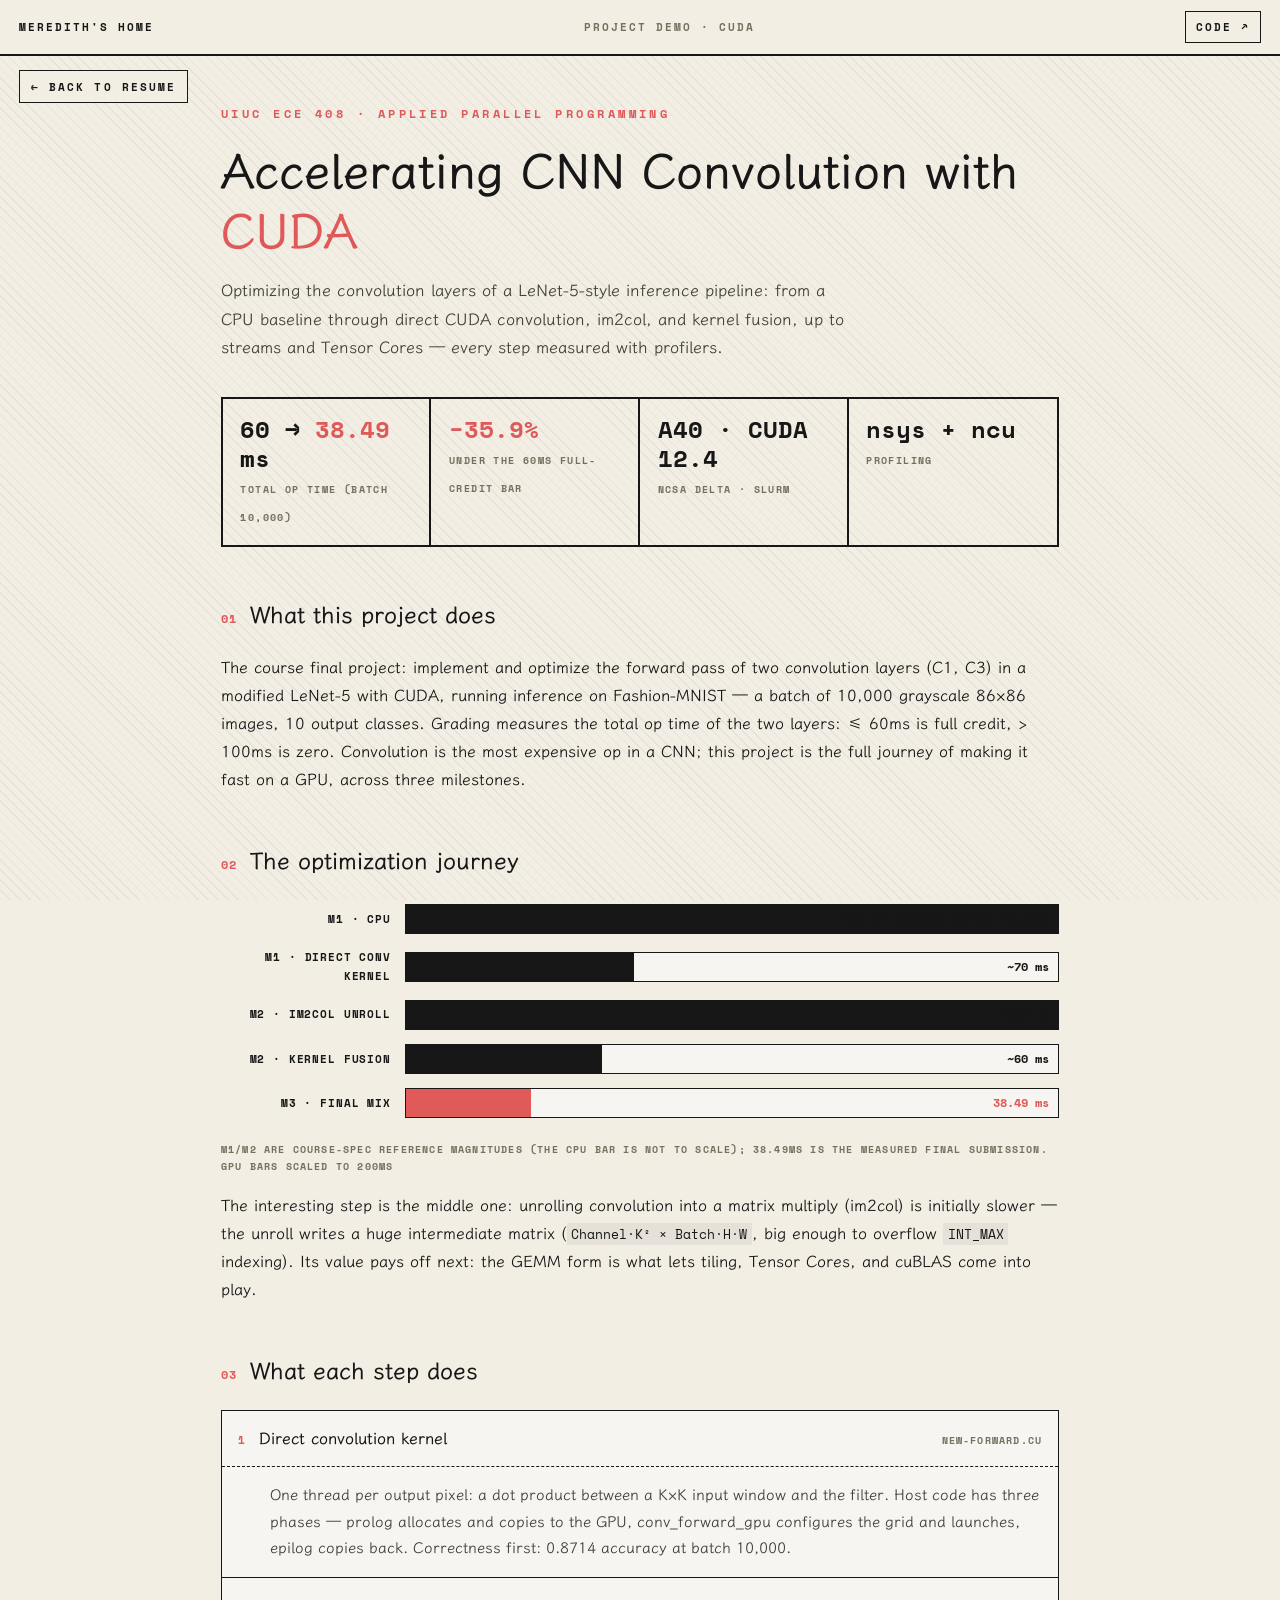
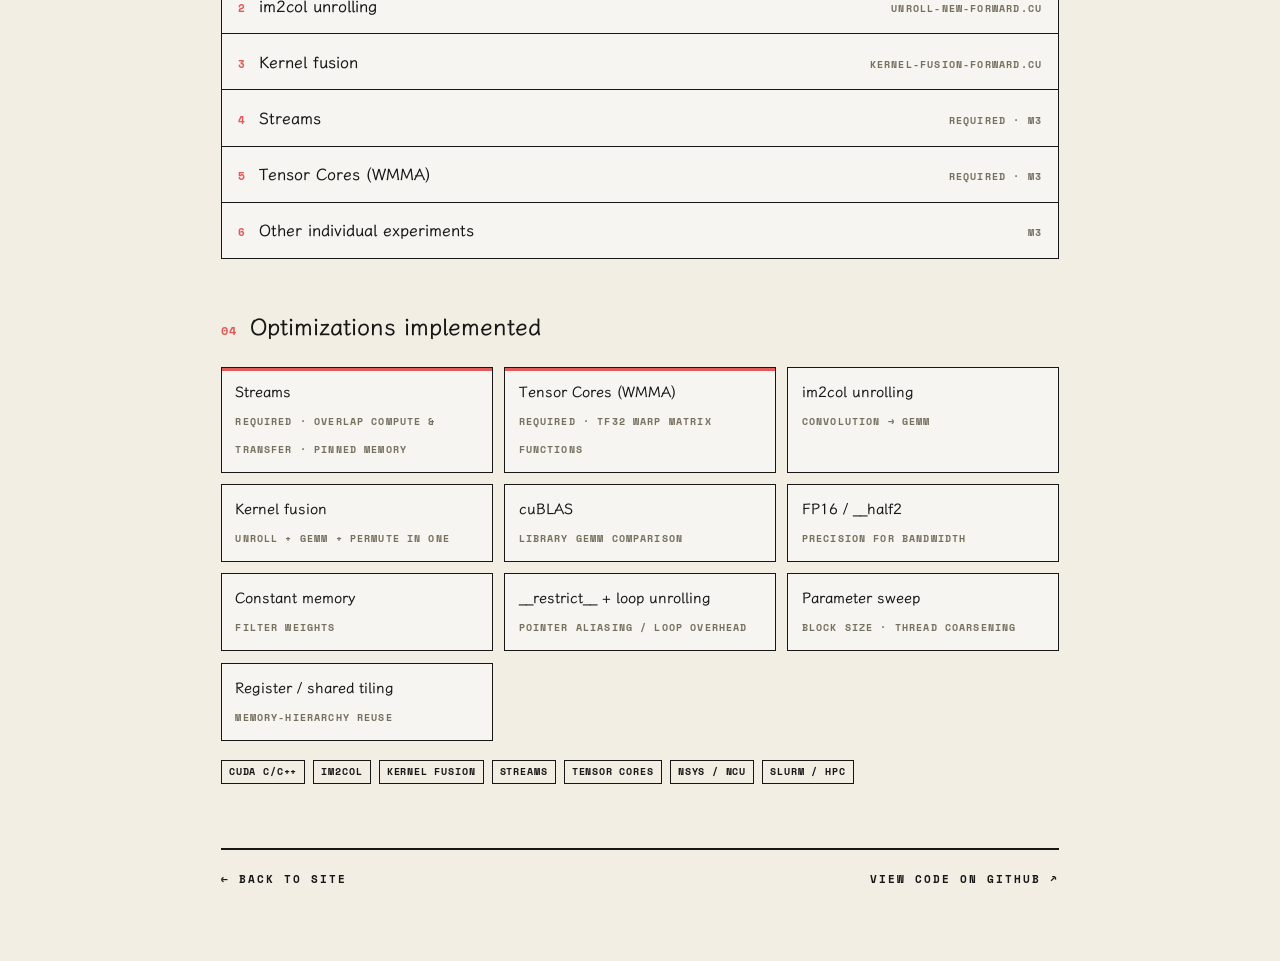
<file: public/demo-cuda.html>
<!doctype html>
<html lang="zh-Hant">
<head>
<meta charset="utf-8" />
<meta name="viewport" content="width=device-width, initial-scale=1" />
<title>Demo · GPU Optimization for CNN Convolution</title>
<script>
(function(){var d=document.documentElement;
try{var t=JSON.parse(localStorage.getItem("mh.theme"));d.dataset.theme=(t==="dark"||t==="light")?t:(matchMedia("(prefers-color-scheme: dark)").matches?"dark":"light");}catch(e){d.dataset.theme=matchMedia("(prefers-color-scheme: dark)").matches?"dark":"light";}
try{var l=JSON.parse(localStorage.getItem("mh.lang"));d.dataset.lang=(l==="en"||l==="zh")?l:((navigator.language||"en").toLowerCase().indexOf("zh")===0?"zh":"en");}catch(e){d.dataset.lang=(navigator.language||"en").toLowerCase().indexOf("zh")===0?"zh":"en";}})();
</script>
<link rel="preconnect" href="https://fonts.googleapis.com" />
<link href="https://fonts.googleapis.com/css2?family=LXGW+WenKai+TC:wght@400;700&family=Space+Mono:wght@700&display=swap" rel="stylesheet" />
<link rel="stylesheet" href="demo.css" />
</head>
<body>
<header class="dt">
<a class="back mono" href="index.html">Meredith's home</a>
<span class="mono" style="color:var(--ink3)">Project Demo · CUDA</span>
<a class="code mono" href="https://github.com/kiwii424/Applied-Parallel-Programming/tree/main/Project" target="_blank" rel="noopener">Code ↗</a>
</header>
<main class="wrap">
<a class="back-btn mono" href="index.html#projects"><span class="zh">← 返回履歷</span><span class="en">← Back to resume</span></a>
<div class="eyebrow">UIUC ECE 408 · Applied Parallel Programming</div>
<h1><span class="zh">用 <em>CUDA</em> 加速 CNN 前向卷積</span><span class="en">Accelerating CNN Convolution with <em>CUDA</em></span></h1>
<p class="lead"><span class="zh">在 LeNet-5 風格的推論管線上優化卷積層：從 CPU baseline、直接 CUDA 卷積、im2col、kernel fusion，一路做到 streams 與 Tensor Cores，每一步都用 profiler 量測。</span><span class="en">Optimizing the convolution layers of a LeNet-5-style inference pipeline: from a CPU baseline through direct CUDA convolution, im2col, and kernel fusion, up to streams and Tensor Cores — every step measured with profilers.</span></p>
<div class="stats">
<div class="stat"><b>60 → <i>38.49</i> ms</b><span class="zh">Op time 總和（batch 10,000）</span><span class="en">Total op time (batch 10,000)</span></div>
<div class="stat"><b><i>−35.9%</i></b><span class="zh">相對 60ms 滿分線</span><span class="en">Under the 60ms full-credit bar</span></div>
<div class="stat"><b>A40 · CUDA 12.4</b><span>NCSA Delta · Slurm</span></div>
<div class="stat"><b>nsys + ncu</b><span>Profiling</span></div>
</div>
<h2><span class="num">01</span><span class="zh">這個專案在做什麼</span><span class="en">What this project does</span></h2>
<p><span class="zh">課程期末專案：用 CUDA 實作並優化修改版 LeNet-5 兩層卷積（C1、C3）的前向傳播，模型對 Fashion-MNIST 做推論——一批 10,000 張 86×86 灰階影像，輸出 10 類。評分看兩層卷積的 op time 總和：≤ 60ms 拿滿分、> 100ms 零分。卷積是 CNN 最貴的運算，這個專案就是把它在 GPU 上一路壓快的完整過程，分三個 milestone 進行。</span><span class="en">The course final project: implement and optimize the forward pass of two convolution layers (C1, C3) in a modified LeNet-5 with CUDA, running inference on Fashion-MNIST — a batch of 10,000 grayscale 86×86 images, 10 output classes. Grading measures the total op time of the two layers: ≤ 60ms is full credit, > 100ms is zero. Convolution is the most expensive op in a CNN; this project is the full journey of making it fast on a GPU, across three milestones.</span></p>
<h2><span class="num">02</span><span class="zh">優化歷程</span><span class="en">The optimization journey</span></h2>
<div class="bars">
<div class="bar-row"><div class="lbl">M1 · CPU</div><div class="bar-track"><div class="bar-fill" data-w="100"></div><span class="bar-val"><span class="zh">數十秒（batch 10,000）</span><span class="en">tens of seconds (batch 10,000)</span></span></div></div>
<div class="bar-row"><div class="lbl">M1 · <span class="zh">直接卷積 kernel</span><span class="en">direct conv kernel</span></div><div class="bar-track"><div class="bar-fill" data-w="35"></div><span class="bar-val">~70 ms</span></div></div>
<div class="bar-row"><div class="lbl">M2 · im2col unroll</div><div class="bar-track"><div class="bar-fill" data-w="100"></div><span class="bar-val">~200 ms</span></div></div>
<div class="bar-row"><div class="lbl">M2 · kernel fusion</div><div class="bar-track"><div class="bar-fill" data-w="30"></div><span class="bar-val">~60 ms</span></div></div>
<div class="bar-row"><div class="lbl">M3 · <span class="zh">最終組合</span><span class="en">final mix</span></div><div class="bar-track win"><div class="bar-fill coral" data-w="19.2"></div><span class="bar-val">38.49 ms</span></div></div>
</div>
<p class="small"><span class="zh">M1/M2 為課程規格的參考量級（CPU 那條不成比例）；38.49ms 是最終提交實測。GPU bar 以 200ms 為滿刻度</span><span class="en">M1/M2 are course-spec reference magnitudes (the CPU bar is not to scale); 38.49ms is the measured final submission. GPU bars scaled to 200ms</span></p>
<p><span class="zh">有趣的是中間那步：把卷積展開成矩陣乘（im2col）後反而變慢——unroll 本身要寫一份巨大的中間矩陣（<code>Channel·K² × Batch·H·W</code>，大到索引會爆 <code>INT_MAX</code>）。它的價值在下一步才兌現：矩陣乘的形式讓 tiling、Tensor Cores、cuBLAS 這些武器都能上場。</span><span class="en">The interesting step is the middle one: unrolling convolution into a matrix multiply (im2col) is initially slower — the unroll writes a huge intermediate matrix (<code>Channel·K² × Batch·H·W</code>, big enough to overflow <code>INT_MAX</code> indexing). Its value pays off next: the GEMM form is what lets tiling, Tensor Cores, and cuBLAS come into play.</span></p>
<h2><span class="num">03</span><span class="zh">每一步在做什麼</span><span class="en">What each step does</span></h2>
<details class="step" open>
<summary><span class="n">1</span><span class="zh">直接卷積 kernel</span><span class="en">Direct convolution kernel</span><span class="hint">new-forward.cu</span></summary>
<div class="body"><span class="zh">每個 thread 算一個輸出像素：對 input 的 K×K 視窗與濾波器做內積。host 端分三段——prolog 配置記憶體並搬資料上 GPU、conv_forward_gpu 設定 grid/block 並發射 kernel、epilog 搬結果回來。正確性先於速度：batch 10,000 準確率 0.8714。</span><span class="en">One thread per output pixel: a dot product between a K×K input window and the filter. Host code has three phases — prolog allocates and copies to the GPU, conv_forward_gpu configures the grid and launches, epilog copies back. Correctness first: 0.8714 accuracy at batch 10,000.</span></div>
</details>
<details class="step">
<summary><span class="n">2</span>im2col unrolling<span class="hint">unroll-new-forward.cu</span></summary>
<div class="body"><span class="zh">把每個 K×K 輸入視窗攤平成一欄，卷積就變成「濾波器矩陣 × 展開矩陣」的 GEMM，再把結果 permute 回 <code>Batch × Map × H × W</code>。三個 kernel：unroll、matmul、permute。展開矩陣超過 <code>INT_MAX</code>，索引全部用 <code>size_t</code>。</span><span class="en">Each K×K input window is flattened into a column, turning convolution into a GEMM of filter matrix × unrolled matrix, with a final permute back to <code>Batch × Map × H × W</code>. Three kernels: unroll, matmul, permute. The unrolled matrix exceeds <code>INT_MAX</code>, so all indexing uses <code>size_t</code>.</span></div>
</details>
<details class="step">
<summary><span class="n">3</span>Kernel fusion<span class="hint">kernel-fusion-forward.cu</span></summary>
<div class="body"><span class="zh">把 unroll、tiled matmul、permute 融成一個 kernel：載入 shared memory tile 時直接從原始 input feature 取值（隱式 unroll），寫回時直接放到 permute 後的正確位置。整份巨大中間矩陣從此不用寫進 global memory，~200ms 掉到 ~60ms。</span><span class="en">Unroll, tiled matmul, and permute fused into one kernel: shared-memory tiles load straight from the original input features (implicit unroll), and outputs are written directly to their permuted positions. The huge intermediate matrix never touches global memory — ~200ms drops to ~60ms.</span></div>
</details>
<details class="step">
<summary><span class="n">4</span>Streams<span class="hint">required · m3</span></summary>
<div class="body"><span class="zh">把 batch 切段，用多條 CUDA stream 讓「上傳資料、跑 kernel、下載結果」互相重疊；host 記憶體要用 pinned memory 才能非同步傳輸。最終效能提交依課程規定用單一 stream（多 stream 下 op time 不可靠）。</span><span class="en">The batch is split across CUDA streams so upload, kernel execution, and download overlap; host memory must be pinned for async transfers. The final performance submission uses a single stream per course rules (op times are unreliable under multi-stream).</span></div>
</details>
<details class="step">
<summary><span class="n">5</span>Tensor Cores (WMMA)<span class="hint">required · m3</span></summary>
<div class="body"><span class="zh">用 warp matrix functions 直接驅動 Tensor Core 做 16×16 tile 的矩陣乘，TF32 格式（精度不掉、準確率不變）。不透過 cuBLAS，自己排 fragment 的 load / mma / store。</span><span class="en">Warp matrix functions drive the Tensor Cores directly on 16×16 tiles in TF32 (no accuracy loss). No cuBLAS — fragment load / mma / store orchestrated by hand.</span></div>
</details>
<details class="step">
<summary><span class="n">6</span><span class="zh">其他個別實驗</span><span class="en">Other individual experiments</span><span class="hint">m3</span></summary>
<div class="body"><span class="zh">constant memory 放濾波器權重、<code>__restrict__</code> 解指標別名、loop unrolling、block size 與 thread coarsening 參數掃描、cuBLAS 對照、FP16/<code>__half2</code>（精度換頻寬，最終提交不用以保準確率）、register/shared memory tiling。每項個別實作、用 <code>nsys</code>/<code>ncu</code> 分析，最後只把加總最快的組合放進 <code>m3-forward.cu</code>。</span><span class="en">Constant-memory filter weights, <code>__restrict__</code> for pointer aliasing, loop unrolling, block-size and thread-coarsening sweeps, a cuBLAS comparison, FP16/<code>__half2</code> (precision for bandwidth — excluded from the final submission to keep exact accuracy), and register/shared-memory tiling. Each implemented individually and profiled with <code>nsys</code>/<code>ncu</code>; only the fastest end-to-end mix went into <code>m3-forward.cu</code>.</span></div>
</details>
<h2><span class="num">04</span><span class="zh">實作過的優化</span><span class="en">Optimizations implemented</span></h2>
<div class="check-grid">
<div class="check req"><b>Streams</b><span class="zh">required · 計算與傳輸重疊 · pinned memory</span><span class="en">required · overlap compute &amp; transfer · pinned memory</span></div>
<div class="check req"><b>Tensor Cores (WMMA)</b><span>required · TF32 warp matrix functions</span></div>
<div class="check"><b>im2col unrolling</b><span class="zh">卷積 → 矩陣乘</span><span class="en">convolution → GEMM</span></div>
<div class="check"><b>Kernel fusion</b><span class="zh">unroll + GEMM + permute 合一</span><span class="en">unroll + GEMM + permute in one</span></div>
<div class="check"><b>cuBLAS</b><span class="zh">庫函式 GEMM 對照</span><span class="en">library GEMM comparison</span></div>
<div class="check"><b>FP16 / __half2</b><span class="zh">精度換頻寬</span><span class="en">precision for bandwidth</span></div>
<div class="check"><b>Constant memory</b><span class="zh">卷積核權重</span><span class="en">filter weights</span></div>
<div class="check"><b>__restrict__ + loop unrolling</b><span class="zh">指標別名 / 迴圈開銷</span><span class="en">pointer aliasing / loop overhead</span></div>
<div class="check"><b><span class="zh">參數掃描</span><span class="en">Parameter sweep</span></b><span>block size · thread coarsening</span></div>
<div class="check"><b>Register / shared tiling</b><span class="zh">記憶體階層重用</span><span class="en">memory-hierarchy reuse</span></div>
</div>
<div class="tags"><span class="tag">CUDA C/C++</span><span class="tag">im2col</span><span class="tag">Kernel Fusion</span><span class="tag">Streams</span><span class="tag">Tensor Cores</span><span class="tag">nsys / ncu</span><span class="tag">Slurm / HPC</span></div>
<div class="foot">
<a class="mono" href="index.html#projects"><span class="zh">← 回到個人網站</span><span class="en">← Back to site</span></a>
<a class="mono" href="https://github.com/kiwii424/Applied-Parallel-Programming/tree/main/Project" target="_blank" rel="noopener">View code on GitHub ↗</a>
</div>
</main>
<script>
(function(){
var fills=document.querySelectorAll('.bar-fill[data-w]');
var io=new IntersectionObserver(function(es){es.forEach(function(e){if(e.isIntersecting){e.target.style.width=e.target.dataset.w+'%';io.unobserve(e.target);}});},{threshold:.4});
fills.forEach(function(f){io.observe(f);});
})();
</script>
</body>
</html>
</file>
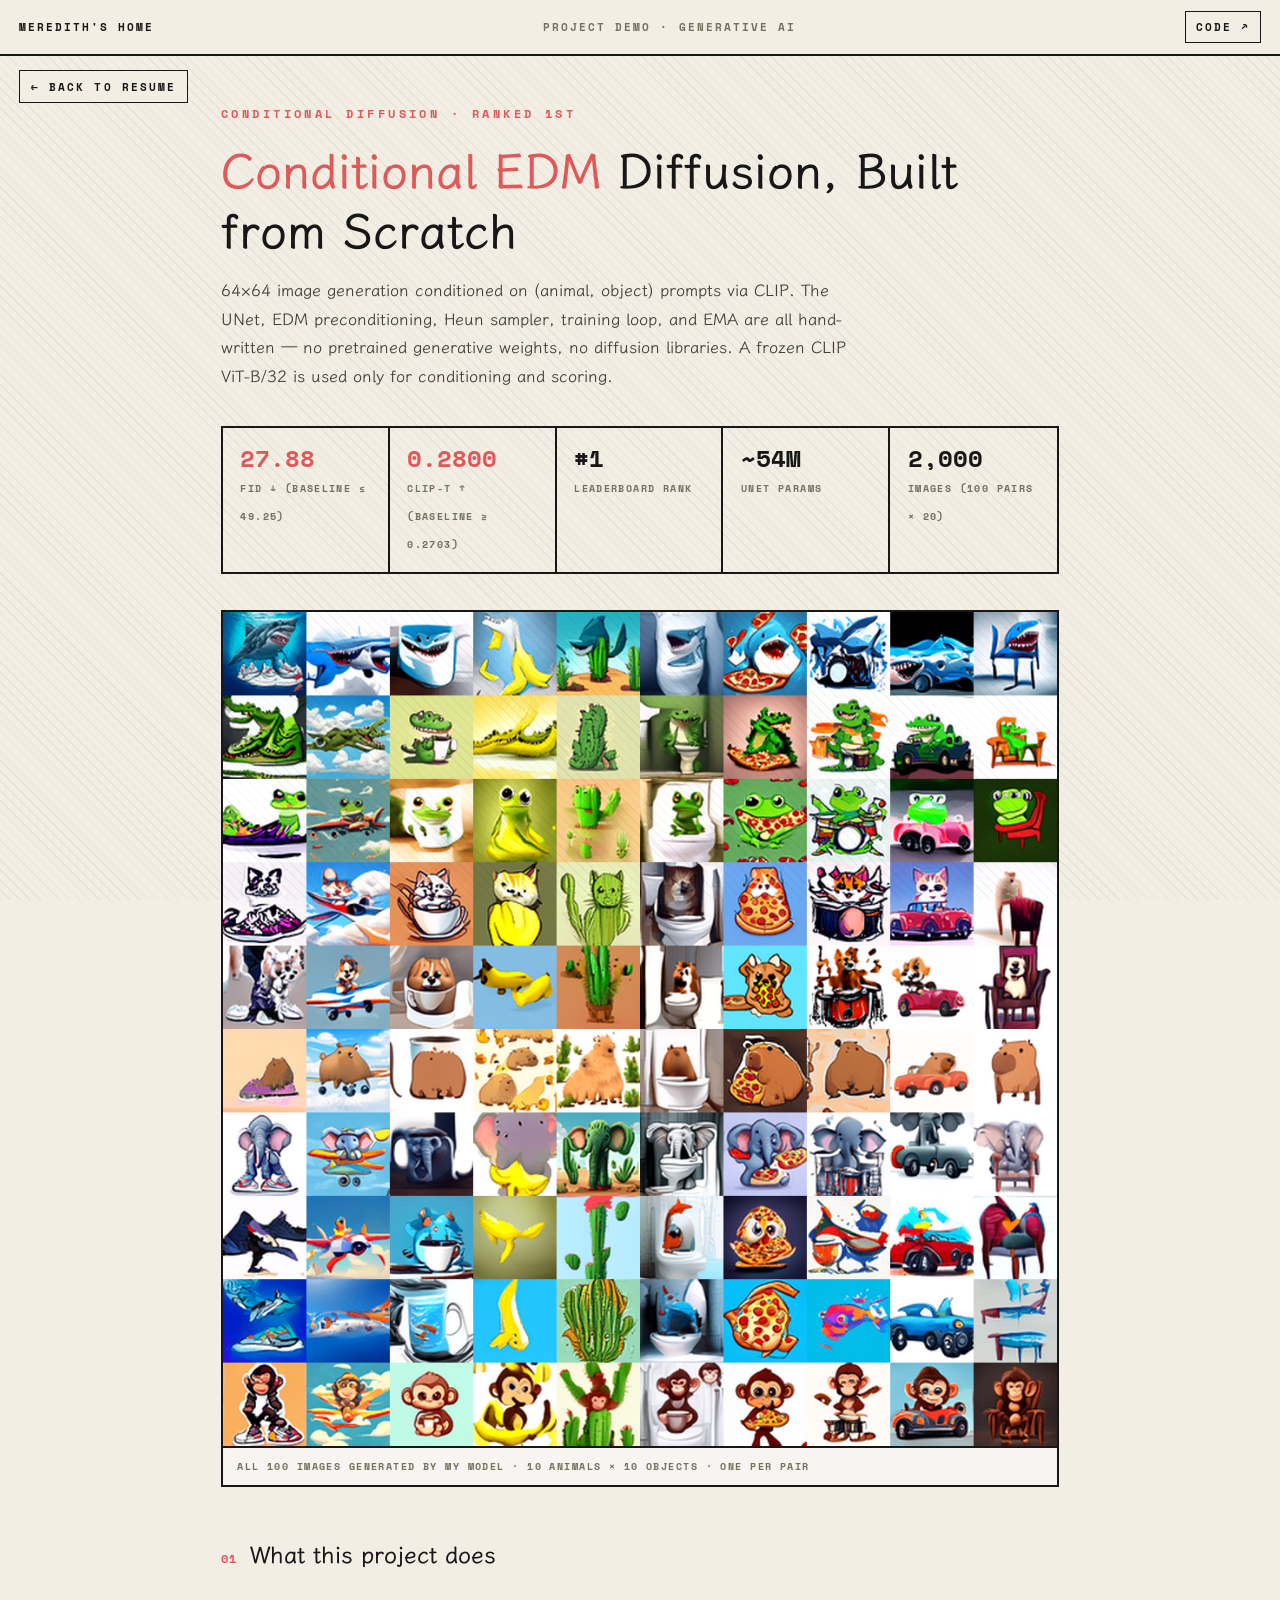
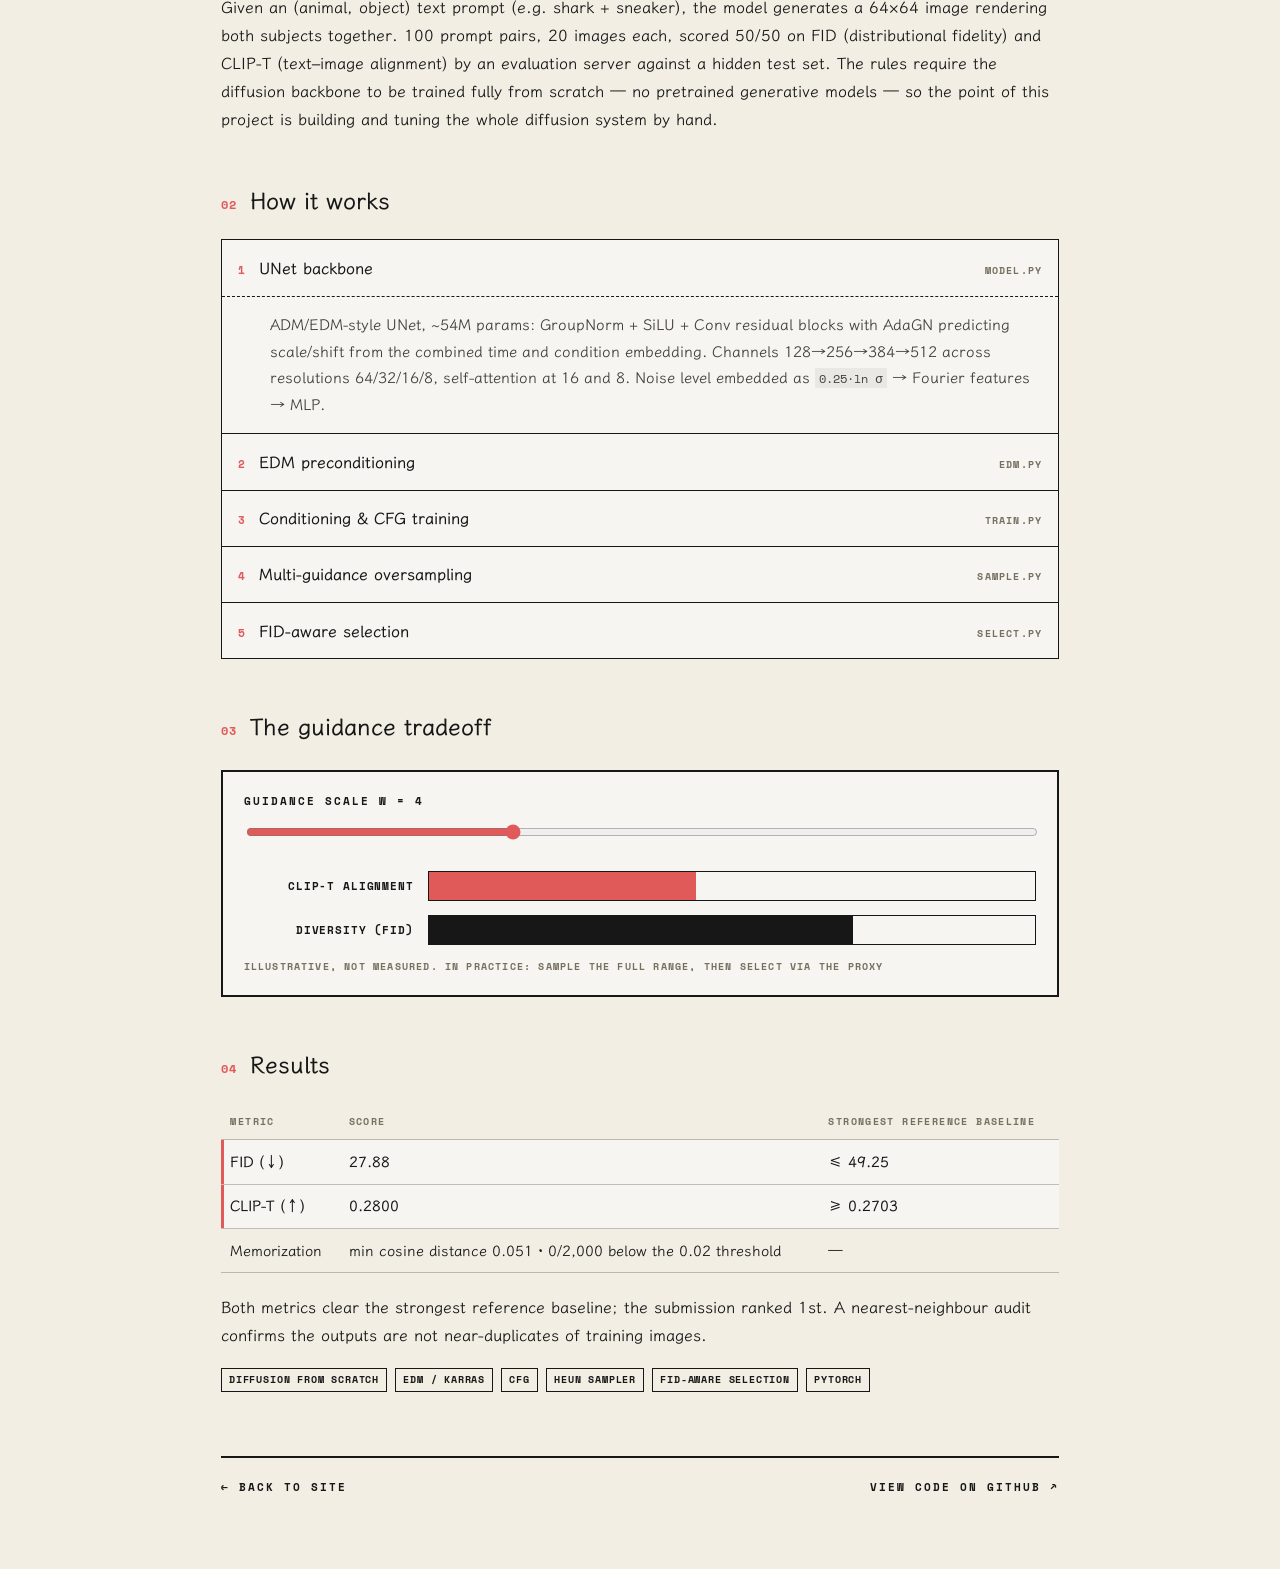
<file: public/demo-edm.html>
<!doctype html>
<html lang="zh-Hant">
<head>
<meta charset="utf-8" />
<meta name="viewport" content="width=device-width, initial-scale=1" />
<title>Demo · Conditional EDM Diffusion from Scratch</title>
<script>
(function(){var d=document.documentElement;
try{var t=JSON.parse(localStorage.getItem("mh.theme"));d.dataset.theme=(t==="dark"||t==="light")?t:(matchMedia("(prefers-color-scheme: dark)").matches?"dark":"light");}catch(e){d.dataset.theme=matchMedia("(prefers-color-scheme: dark)").matches?"dark":"light";}
try{var l=JSON.parse(localStorage.getItem("mh.lang"));d.dataset.lang=(l==="en"||l==="zh")?l:((navigator.language||"en").toLowerCase().indexOf("zh")===0?"zh":"en");}catch(e){d.dataset.lang=(navigator.language||"en").toLowerCase().indexOf("zh")===0?"zh":"en";}})();
</script>
<link rel="preconnect" href="https://fonts.googleapis.com" />
<link href="https://fonts.googleapis.com/css2?family=LXGW+WenKai+TC:wght@400;700&family=Space+Mono:wght@700&display=swap" rel="stylesheet" />
<link rel="stylesheet" href="demo.css" />
</head>
<body>
<header class="dt">
<a class="back mono" href="index.html">Meredith's home</a>
<span class="mono" style="color:var(--ink3)">Project Demo · Generative AI</span>
<a class="code mono" href="https://github.com/kiwii424/Generative-Artificial-Intelligence/tree/main/06-conditional-edm-image-generation" target="_blank" rel="noopener">Code ↗</a>
</header>
<main class="wrap">
<a class="back-btn mono" href="index.html#projects"><span class="zh">← 返回履歷</span><span class="en">← Back to resume</span></a>
<div class="eyebrow">Conditional Diffusion · Ranked 1st</div>
<h1><span class="zh">從零實作的 <em>Conditional EDM</em> 擴散模型</span><span class="en"><em>Conditional EDM</em> Diffusion, Built from Scratch</span></h1>
<p class="lead"><span class="zh">64×64、以 CLIP 為條件的「動物 × 物件」圖像生成。UNet、EDM preconditioning、Heun sampler、訓練迴圈與 EMA 都是自己寫的，沒有用預訓練生成權重或現成的 diffusion 套件；frozen CLIP ViT-B/32 只用於條件與評分。</span><span class="en">64×64 image generation conditioned on (animal, object) prompts via CLIP. The UNet, EDM preconditioning, Heun sampler, training loop, and EMA are all hand-written — no pretrained generative weights, no diffusion libraries. A frozen CLIP ViT-B/32 is used only for conditioning and scoring.</span></p>
<div class="stats">
<div class="stat"><b><i>27.88</i></b><span>FID ↓ (baseline ≤ 49.25)</span></div>
<div class="stat"><b><i>0.2800</i></b><span>CLIP-T ↑ (baseline ≥ 0.2703)</span></div>
<div class="stat"><b>#1</b><span class="zh">評測排名</span><span class="en">Leaderboard rank</span></div>
<div class="stat"><b>~54M</b><span class="zh">UNet 參數</span><span class="en">UNet params</span></div>
<div class="stat"><b>2,000</b><span class="zh">提交影像（100 組 × 20）</span><span class="en">Images (100 pairs × 20)</span></div>
</div>
<figure>
<img src="uploads/edm-samples-grid.png" alt="10×10 sample grid" loading="lazy" />
<figcaption><span class="zh">以上 100 張全部由我訓練的模型生成 · 10 animals × 10 objects · 每組條件一張</span><span class="en">All 100 images generated by my model · 10 animals × 10 objects · one per pair</span></figcaption>
</figure>
<h2><span class="num">01</span><span class="zh">這個專案在做什麼</span><span class="en">What this project does</span></h2>
<p><span class="zh">給一組「動物 × 物件」的文字提示（例如 shark + sneaker），模型要生成一張 64×64 影像，把兩個主體都畫進同一張圖。共 100 組提示、每組交 20 張，由評測伺服器對隱藏測試集以 FID（分佈相似度）與 CLIP-T（圖文對齊）各佔一半計分。規則限制 diffusion 骨幹必須完全從零訓練，不能用任何預訓練生成模型——所以這個專案的重點就是：整套 diffusion 系統自己寫、自己調到能贏。</span><span class="en">Given an (animal, object) text prompt (e.g. shark + sneaker), the model generates a 64×64 image rendering both subjects together. 100 prompt pairs, 20 images each, scored 50/50 on FID (distributional fidelity) and CLIP-T (text–image alignment) by an evaluation server against a hidden test set. The rules require the diffusion backbone to be trained fully from scratch — no pretrained generative models — so the point of this project is building and tuning the whole diffusion system by hand.</span></p>
<h2><span class="num">02</span><span class="zh">怎麼做</span><span class="en">How it works</span></h2>
<details class="step" open>
<summary><span class="n">1</span><span class="zh">UNet 骨幹</span><span class="en">UNet backbone</span><span class="hint">model.py</span></summary>
<div class="body"><span class="zh">ADM/EDM 風格 UNet，約 54M 參數：GroupNorm + SiLU + Conv 殘差塊，AdaGN 由時間與條件 embedding 預測 scale/shift。通道 128→256→384→512（解析度 64/32/16/8），在 16、8 兩層加 self-attention。噪聲以 <code>0.25·ln σ</code> → Fourier features → MLP 編碼。</span><span class="en">ADM/EDM-style UNet, ~54M params: GroupNorm + SiLU + Conv residual blocks with AdaGN predicting scale/shift from the combined time and condition embedding. Channels 128→256→384→512 across resolutions 64/32/16/8, self-attention at 16 and 8. Noise level embedded as <code>0.25·ln σ</code> → Fourier features → MLP.</span></div>
</details>
<details class="step">
<summary><span class="n">2</span>EDM preconditioning<span class="hint">edm.py</span></summary>
<div class="body"><span class="zh">依 Karras/EDM 設定（<code>ln σ ~ N(-1.2, 1.2²)</code>）。<code>sigma_data</code> 直接在訓練資料上量測（= 0.6311），不用假設值。取樣用 Heun 二階 solver、Karras σ 排程（ρ=7）。另有 sanity gate：把解析最優 denoiser 推過同一條取樣迴圈，確認 preconditioning 與 solver 正確。</span><span class="en">Karras/EDM setup (<code>ln σ ~ N(-1.2, 1.2²)</code>), with <code>sigma_data</code> measured on the training set (0.6311) rather than assumed. Sampling uses the 2nd-order Heun solver on the Karras σ schedule (ρ=7). A sanity gate pushes an analytic Bayes-optimal denoiser through the same sampling loop to verify preconditioning and solver.</span></div>
</details>
<details class="step">
<summary><span class="n">3</span><span class="zh">條件與 CFG 訓練</span><span class="en">Conditioning &amp; CFG training</span><span class="hint">train.py</span></summary>
<div class="body"><span class="zh">條件向量 = frozen CLIP 文字 embedding（100 組 prompt 預先編碼快取）⊕ 可學習的 animal / object embedding，讓兩個主體都被畫出來。訓練時以 0.15 機率把條件換成 learned null embedding，取樣時套 classifier-free guidance。AdamW + cosine decay、fp16 + GradScaler、手寫 EMA(0.9999)。</span><span class="en">The condition vector concatenates the cached frozen-CLIP text embedding with learned animal/object embeddings so both subjects get rendered. The condition is dropped to a learned null embedding with p=0.15 during training; sampling applies classifier-free guidance. AdamW + cosine decay, fp16 + GradScaler, hand-written EMA (0.9999).</span></div>
</details>
<details class="step">
<summary><span class="n">4</span><span class="zh">多組 guidance 取樣</span><span class="en">Multi-guidance oversampling</span><span class="hint">sample.py</span></summary>
<div class="body"><span class="zh">每組條件在 guidance scale <code>w ∈ {2, 3, 4, 5, 6, 8}</code> 各取樣一批進候選池：高 w 有利 CLIP-T 對齊，低 w 有利多樣性（FID）。</span><span class="en">Each pair is oversampled at guidance scales <code>w ∈ {2, 3, 4, 5, 6, 8}</code> into a candidate pool: high w favors CLIP-T alignment, low w favors diversity (FID).</span></div>
</details>
<details class="step">
<summary><span class="n">5</span><span class="zh">FID-aware 挑選</span><span class="en">FID-aware selection</span><span class="hint">select.py</span></summary>
<div class="body"><span class="zh">每組條件從候選池挑 20 張：用 within-pair swap 最小化對訓練分佈的 diagonal FID proxy，同時要求平均 CLIP-T 不低於門檻。offline proxy 對 server FID 的校準為 <code>server ≈ 0.93·proxy + 8.6</code>：offline 20.78 → 預測 27.9，實際 27.88。</span><span class="en">20 images per pair are chosen by within-pair swaps that minimize a diagonal FID proxy toward the training distribution, subject to a mean CLIP-T floor. The proxy calibration <code>server ≈ 0.93·proxy + 8.6</code> predicted 27.9 from an offline 20.78; the server returned 27.88.</span></div>
</details>
<h2><span class="num">03</span><span class="zh">Guidance 的取捨</span><span class="en">The guidance tradeoff</span></h2>
<div class="slider-box">
<div class="mono" style="margin-bottom:.6rem">guidance scale w = <span id="wval">4</span></div>
<input id="wslider" type="range" min="2" max="8" step="1" value="4" />
<div class="bars" style="margin-bottom:0">
<div class="bar-row"><div class="lbl"><span class="zh">CLIP-T 對齊</span><span class="en">CLIP-T alignment</span></div><div class="bar-track"><div class="bar-fill coral" id="barAlign"></div></div></div>
<div class="bar-row"><div class="lbl"><span class="zh">多樣性（FID）</span><span class="en">Diversity (FID)</span></div><div class="bar-track"><div class="bar-fill" id="barDiv"></div></div></div>
</div>
<p class="small" style="margin:.8rem 0 0"><span class="zh">示意，非實測曲線。實際做法：全範圍取樣，再用 proxy 挑選</span><span class="en">Illustrative, not measured. In practice: sample the full range, then select via the proxy</span></p>
</div>
<h2><span class="num">04</span><span class="zh">結果</span><span class="en">Results</span></h2>
<table>
<thead><tr><th>Metric</th><th><span class="zh">成績</span><span class="en">Score</span></th><th><span class="zh">最強參考 baseline</span><span class="en">Strongest reference baseline</span></th></tr></thead>
<tbody>
<tr class="hi"><td>FID (↓)</td><td>27.88</td><td>≤ 49.25</td></tr>
<tr class="hi"><td>CLIP-T (↑)</td><td>0.2800</td><td>≥ 0.2703</td></tr>
<tr><td>Memorization</td><td><span class="zh">最小 cosine 距離 0.051 · 0/2,000 低於門檻 0.02</span><span class="en">min cosine distance 0.051 · 0/2,000 below the 0.02 threshold</span></td><td>—</td></tr>
</tbody>
</table>
<p><span class="zh">兩項指標都超過最強參考 baseline，提交排名第 1。最近鄰稽核確認輸出不是訓練影像的複製。</span><span class="en">Both metrics clear the strongest reference baseline; the submission ranked 1st. A nearest-neighbour audit confirms the outputs are not near-duplicates of training images.</span></p>
<div class="tags"><span class="tag">Diffusion from scratch</span><span class="tag">EDM / Karras</span><span class="tag">CFG</span><span class="tag">Heun sampler</span><span class="tag">FID-aware selection</span><span class="tag">PyTorch</span></div>
<div class="foot">
<a class="mono" href="index.html#projects"><span class="zh">← 回到個人網站</span><span class="en">← Back to site</span></a>
<a class="mono" href="https://github.com/kiwii424/Generative-Artificial-Intelligence/tree/main/06-conditional-edm-image-generation" target="_blank" rel="noopener">View code on GitHub ↗</a>
</div>
</main>
<script>
(function(){
var s=document.getElementById('wslider'),v=document.getElementById('wval'),a=document.getElementById('barAlign'),d=document.getElementById('barDiv');
function up(){var w=+s.value;v.textContent=w;a.style.width=(20+(w-2)*12)+'%';d.style.width=(92-(w-2)*11)+'%';}
s.addEventListener('input',up);requestAnimationFrame(up);
})();
</script>
</body>
</html>
</file>
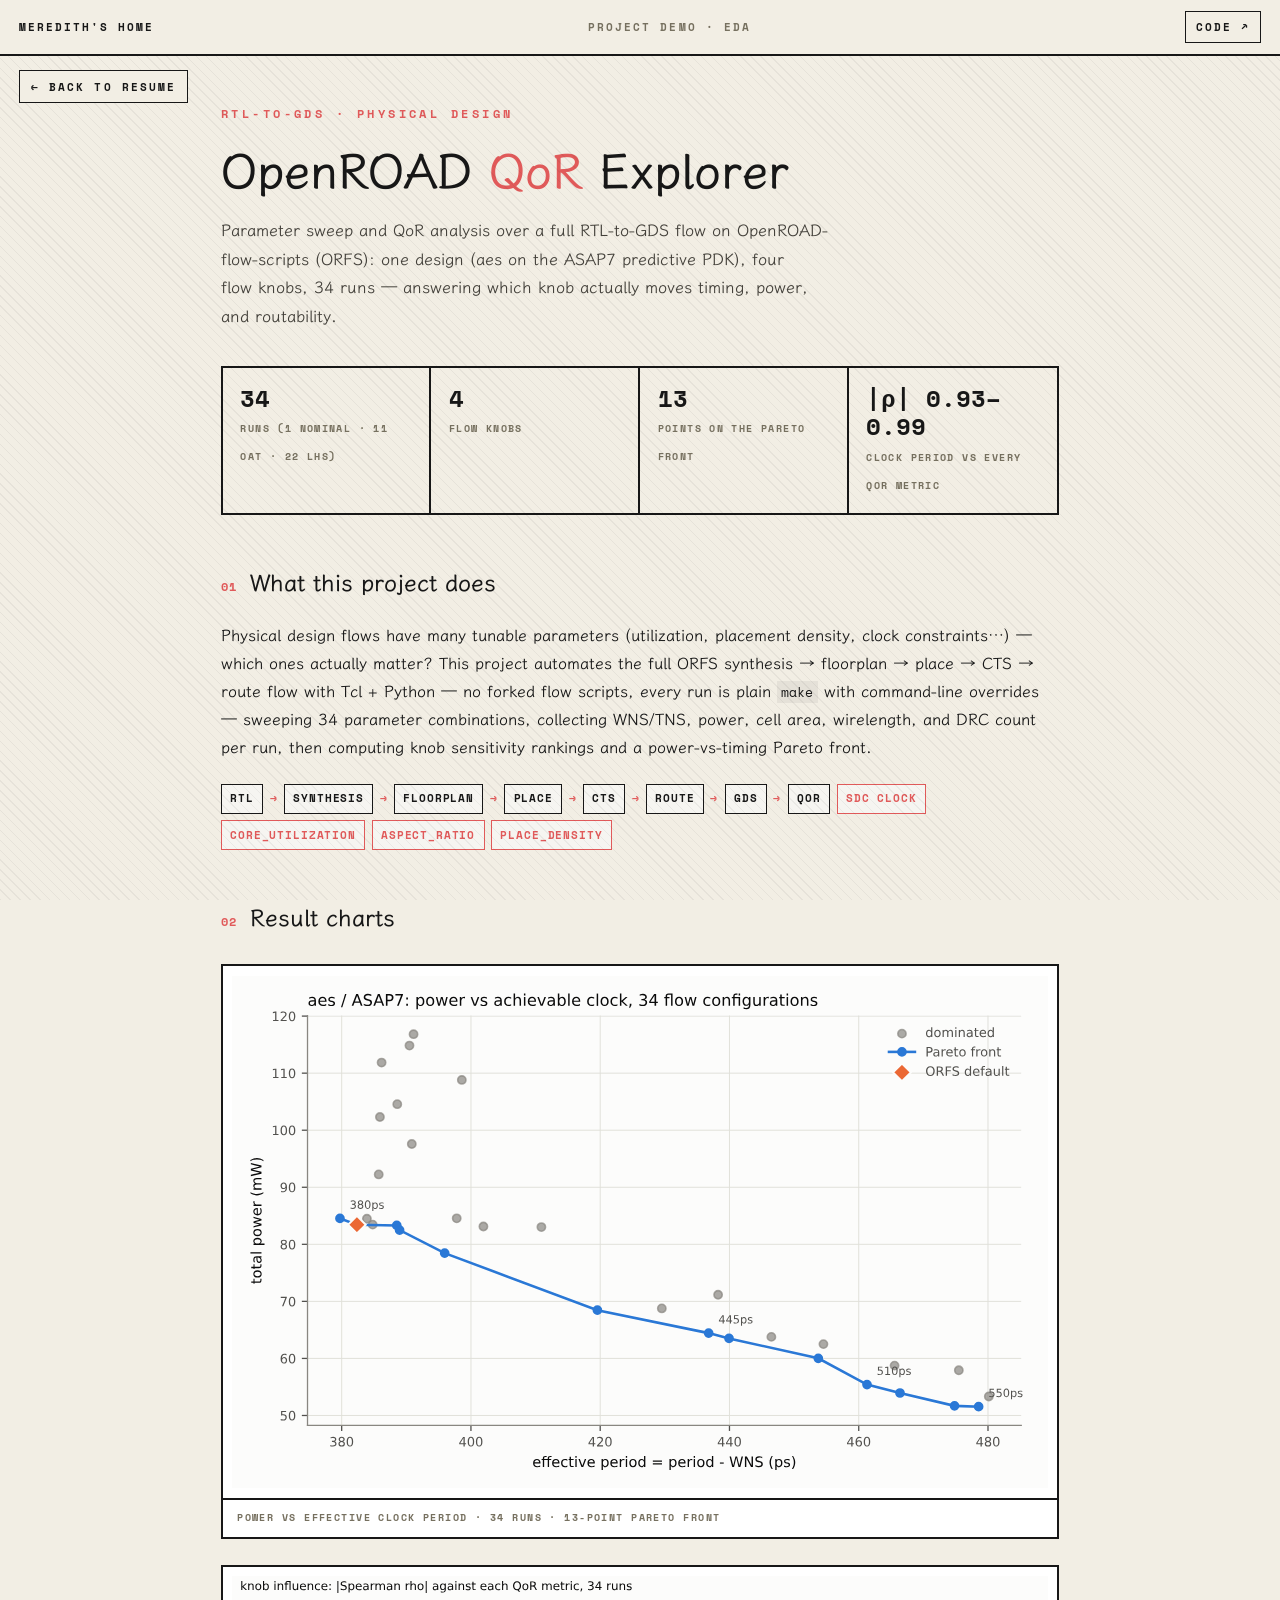
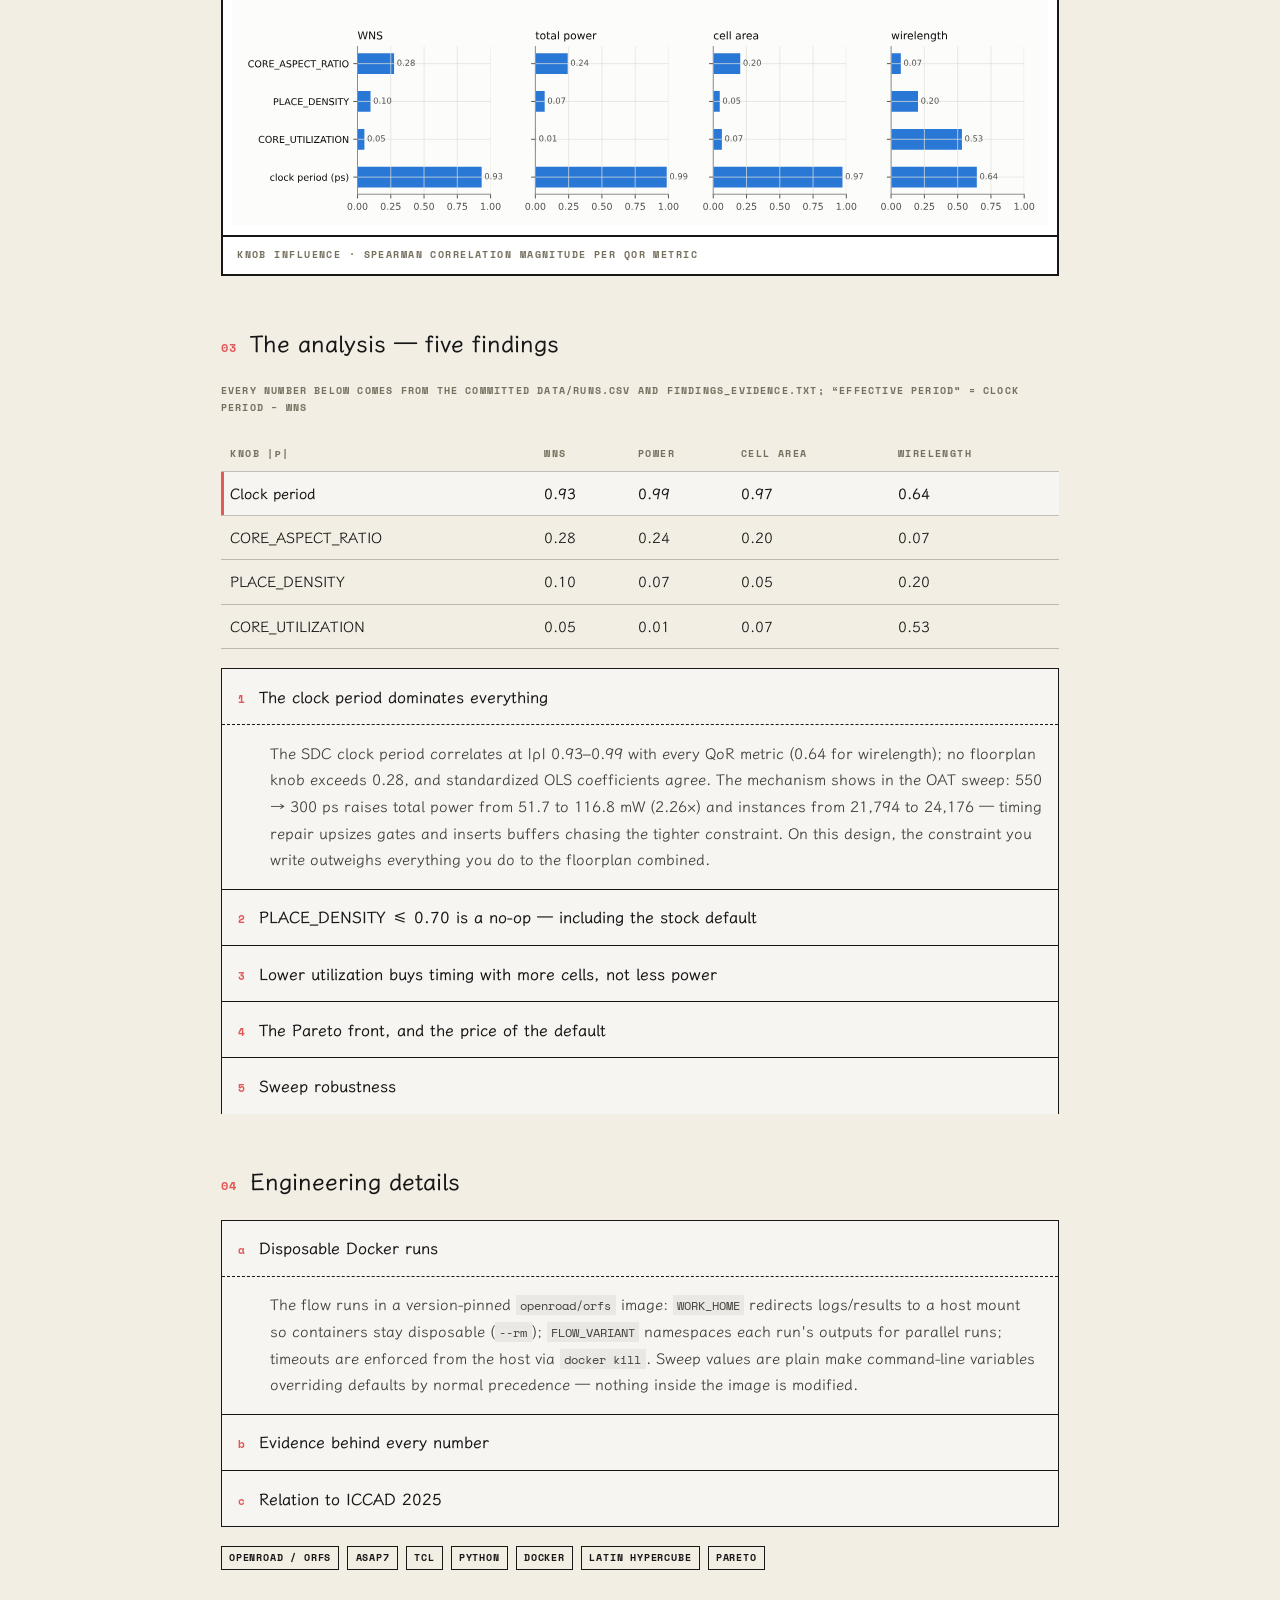
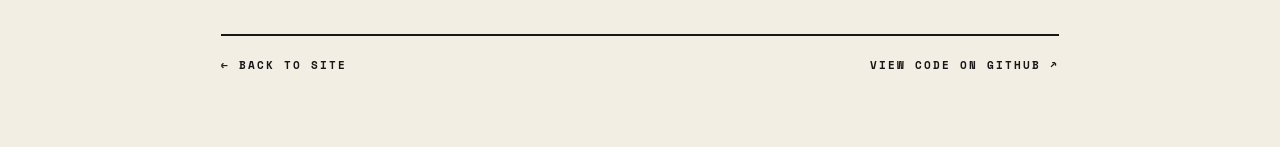
<file: public/demo-openroad.html>
<!doctype html>
<html lang="zh-Hant">
<head>
<meta charset="utf-8" />
<meta name="viewport" content="width=device-width, initial-scale=1" />
<title>Demo · OpenROAD QoR Explorer</title>
<script>
(function(){var d=document.documentElement;
try{var t=JSON.parse(localStorage.getItem("mh.theme"));d.dataset.theme=(t==="dark"||t==="light")?t:(matchMedia("(prefers-color-scheme: dark)").matches?"dark":"light");}catch(e){d.dataset.theme=matchMedia("(prefers-color-scheme: dark)").matches?"dark":"light";}
try{var l=JSON.parse(localStorage.getItem("mh.lang"));d.dataset.lang=(l==="en"||l==="zh")?l:((navigator.language||"en").toLowerCase().indexOf("zh")===0?"zh":"en");}catch(e){d.dataset.lang=(navigator.language||"en").toLowerCase().indexOf("zh")===0?"zh":"en";}})();
</script>
<link rel="preconnect" href="https://fonts.googleapis.com" />
<link href="https://fonts.googleapis.com/css2?family=LXGW+WenKai+TC:wght@400;700&family=Space+Mono:wght@700&display=swap" rel="stylesheet" />
<link rel="stylesheet" href="demo.css" />
<style>.flow{display:flex;flex-wrap:wrap;align-items:center;gap:.4rem;margin:1.4rem 0;font-family:var(--mono);font-weight:700;font-size:.66rem;letter-spacing:.08em;text-transform:uppercase}.flow .st{border:1.5px solid var(--ink);background:var(--paper2);padding:.45em .8em}.flow .ar{color:var(--coral)}.flow .st.knob{border-color:var(--coral);color:var(--coral)}figure.chart{background:#fff}figure.chart img{padding:.6rem}</style>
</head>
<body>
<header class="dt">
<a class="back mono" href="index.html">Meredith's home</a>
<span class="mono" style="color:var(--ink3)">Project Demo · EDA</span>
<a class="code mono" href="https://github.com/kiwii424/OpenROAD-QoR-Explorer" target="_blank" rel="noopener">Code ↗</a>
</header>
<main class="wrap">
<a class="back-btn mono" href="index.html#projects"><span class="zh">← 返回履歷</span><span class="en">← Back to resume</span></a>
<div class="eyebrow">RTL-to-GDS · Physical Design</div>
<h1>OpenROAD <em>QoR</em> Explorer</h1>
<p class="lead"><span class="zh">在 OpenROAD-flow-scripts（ORFS）的完整 RTL-to-GDS 流程上做參數掃描與 QoR 分析：一個設計（aes · ASAP7 預測性製程）、四個 flow 旋鈕、34 組 run，回答「哪個旋鈕真正影響 timing、power 和 routability」。</span><span class="en">Parameter sweep and QoR analysis over a full RTL-to-GDS flow on OpenROAD-flow-scripts (ORFS): one design (aes on the ASAP7 predictive PDK), four flow knobs, 34 runs — answering which knob actually moves timing, power, and routability.</span></p>
<div class="stats">
<div class="stat"><b>34</b><span class="zh">Runs（1 nominal · 11 OAT · 22 LHS）</span><span class="en">Runs (1 nominal · 11 OAT · 22 LHS)</span></div>
<div class="stat"><b>4</b><span class="zh">Flow 旋鈕</span><span class="en">Flow knobs</span></div>
<div class="stat"><b>13</b><span class="zh">Pareto front 上的點</span><span class="en">Points on the Pareto front</span></div>
<div class="stat"><b>|ρ| 0.93–0.99</b><span class="zh">時脈週期 vs 各 QoR 指標</span><span class="en">Clock period vs every QoR metric</span></div>
</div>
<h2><span class="num">01</span><span class="zh">這個專案在做什麼</span><span class="en">What this project does</span></h2>
<p><span class="zh">晶片實體設計流程有一堆可調參數（利用率、擺放密度、時脈約束⋯），但哪些真的重要？這個專案用 Tcl + Python 把 ORFS 的 synthesis → floorplan → place → CTS → route 全流程自動化——不 fork 流程腳本，每組 run 都是普通的 <code>make</code> 加命令列變數覆寫——掃 34 組參數組合，收集每組的 WNS/TNS、power、cell area、wirelength、DRC 數，算出旋鈕的敏感度排名和 power-vs-timing 的 Pareto front。</span><span class="en">Physical design flows have many tunable parameters (utilization, placement density, clock constraints…) — which ones actually matter? This project automates the full ORFS synthesis → floorplan → place → CTS → route flow with Tcl + Python — no forked flow scripts, every run is plain <code>make</code> with command-line overrides — sweeping 34 parameter combinations, collecting WNS/TNS, power, cell area, wirelength, and DRC count per run, then computing knob sensitivity rankings and a power-vs-timing Pareto front.</span></p>
<div class="flow">
<span class="st">RTL</span><span class="ar">→</span><span class="st">Synthesis</span><span class="ar">→</span><span class="st">Floorplan</span><span class="ar">→</span><span class="st">Place</span><span class="ar">→</span><span class="st">CTS</span><span class="ar">→</span><span class="st">Route</span><span class="ar">→</span><span class="st">GDS</span><span class="ar">→</span><span class="st">QoR</span>
<span class="st knob">SDC clock</span><span class="st knob">CORE_UTILIZATION</span><span class="st knob">ASPECT_RATIO</span><span class="st knob">PLACE_DENSITY</span>
</div>
<h2><span class="num">02</span><span class="zh">結果圖</span><span class="en">Result charts</span></h2>
<figure class="chart">
<img src="uploads/openroad-pareto.svg" alt="Power versus effective clock period, 34 runs, 13-point Pareto front" loading="lazy" />
<figcaption><span class="zh">Power vs 有效時脈週期 · 34 runs · 13 點 Pareto front</span><span class="en">Power vs effective clock period · 34 runs · 13-point Pareto front</span></figcaption>
</figure>
<figure class="chart">
<img src="uploads/openroad-sensitivity.svg" alt="Knob influence: Spearman correlation magnitude against each QoR metric" loading="lazy" />
<figcaption><span class="zh">旋鈕影響力 · 對各 QoR 指標的 Spearman 相關強度</span><span class="en">Knob influence · Spearman correlation magnitude per QoR metric</span></figcaption>
</figure>
<h2><span class="num">03</span><span class="zh">分析報告——五個發現</span><span class="en">The analysis — five findings</span></h2>
<p class="small"><span class="zh">以下每個數字都來自 repo 提交的 data/runs.csv 與 findings_evidence.txt；「有效週期」= clock period − WNS</span><span class="en">Every number below comes from the committed data/runs.csv and findings_evidence.txt; “effective period” = clock period − WNS</span></p>
<table>
<thead><tr><th><span class="zh">旋鈕 |ρ|</span><span class="en">Knob |ρ|</span></th><th>WNS</th><th>Power</th><th>Cell area</th><th>Wirelength</th></tr></thead>
<tbody>
<tr class="hi"><td>Clock period</td><td>0.93</td><td>0.99</td><td>0.97</td><td>0.64</td></tr>
<tr><td>CORE_ASPECT_RATIO</td><td>0.28</td><td>0.24</td><td>0.20</td><td>0.07</td></tr>
<tr><td>PLACE_DENSITY</td><td>0.10</td><td>0.07</td><td>0.05</td><td>0.20</td></tr>
<tr><td>CORE_UTILIZATION</td><td>0.05</td><td>0.01</td><td>0.07</td><td>0.53</td></tr>
</tbody>
</table>
<details class="step" open>
<summary><span class="n">1</span><span class="zh">時脈週期主導一切</span><span class="en">The clock period dominates everything</span></summary>
<div class="body"><span class="zh">SDC 時脈週期對每個 QoR 指標的相關都在 |ρ| 0.93–0.99（wirelength 0.64）；沒有任何 floorplan 旋鈕超過 0.28，標準化 OLS 係數的排名也一致。機制在 OAT 掃描看得到：550 → 300ps 把總功耗從 51.7 拉到 116.8 mW（2.26×）、instance 從 21,794 增到 24,176——timing repair 為了追更緊的約束不斷加大 gate、插 buffer。在這個設計上，你寫的約束比對 floorplan 做的所有事加起來都重要。</span><span class="en">The SDC clock period correlates at |ρ| 0.93–0.99 with every QoR metric (0.64 for wirelength); no floorplan knob exceeds 0.28, and standardized OLS coefficients agree. The mechanism shows in the OAT sweep: 550 → 300 ps raises total power from 51.7 to 116.8 mW (2.26×) and instances from 21,794 to 24,176 — timing repair upsizes gates and inserts buffers chasing the tighter constraint. On this design, the constraint you write outweighs everything you do to the floorplan combined.</span></div>
</details>
<details class="step">
<summary><span class="n">2</span><span class="zh">PLACE_DENSITY ≤ 0.70 是 no-op，包括官方預設</span><span class="en">PLACE_DENSITY ≤ 0.70 is a no-op — including the stock default</span></summary>
<div class="body"><span class="zh">在 CORE_UTILIZATION=70 下，要求 0.50 與 0.65 的兩組 run 在所有 metadata 欄位上 QoR 完全相同。Placer log 解釋了原因：<code>[WARNING GPL-0302] Target density 0.6500 is too low… Automatically adjusting to uniform density 0.7000</code>。官方 aes config 預設 0.65，所以每一次 stock run 都被靜默改寫成 0.70。超過 clamp 後旋鈕才真實且昂貴：0.80 被採用、timing-driven pass 再拉到 0.928，WNS 從 −2.36 惡化到 −30.90 ps。</span><span class="en">At CORE_UTILIZATION=70, requesting 0.50 and 0.65 produced identical QoR on every metadata key. The placer log explains why: <code>[WARNING GPL-0302] Target density 0.6500 is too low… Automatically adjusting to uniform density 0.7000</code>. The stock aes config ships 0.65, so every stock run is silently rewritten to 0.70. Above the clamp the knob is real and expensive: 0.80 is honored, the timing-driven pass raises it to 0.928, and WNS degrades from −2.36 to −30.90 ps.</span></div>
</details>
<details class="step">
<summary><span class="n">3</span><span class="zh">降利用率用更多 cell 買 timing，不是更省電</span><span class="en">Lower utilization buys timing with more cells, not less power</span></summary>
<div class="body"><span class="zh">利用率 70 → 40 把 WNS 從 −2.36 翻正到 +0.27 ps，但設計長大：instance 30,002 vs 23,677（+27%）、wire 54,429 vs 51,060 µm、功耗略增（84.5 vs 83.4 mW）——多出來的空間被 repair pass 填滿 buffer。反方向 80% 利用率讓設計縮小（21,127 instances、8 2.5 mW）但付出 timing（−8.96 ps）。趨勢還不單調：55% 量到 −3.90 ps，比 70% 更差——跟「小 die = 短線 = 快」的直覺相反。</span><span class="en">Dropping utilization 70 → 40 flips WNS from −2.36 to +0.27 ps, but the design grows: 30,002 vs 23,677 instances (+27%), 54,429 vs 51,060 µm of wire, slightly more power (84.5 vs 83.4 mW) — the extra area gets filled with buffers by the repair passes. Going the other way, 80% shrinks the design (21,127 instances, 82.5 mW) and costs timing (−8.96 ps). The WNS trend is not even monotonic: 55% measures −3.90 ps, worse than 70% — the opposite of the “smaller die = shorter wires = faster” intuition.</span></div>
</details>
<details class="step">
<summary><span class="n">4</span><span class="zh">Pareto front，與預設值的價格</span><span class="en">The Pareto front, and the price of the default</span></summary>
<div class="body"><span class="zh">34 組中有 13 組在 power vs 有效週期的 Pareto front 上。ORFS 預設也在其中，位於快端（382.4 ps · 83.4 mW）；邻居點顯示局部取捨：util 40 是唯一在 380ps 達標的配置（+1.3% 功耗）；run_022 用 3.5% 的有效時脈換 6% 省電。如果目標頻率有餘裕，front 掉得很快：接受慢 15%（440 ps）省 24% 功耗（63.5 mW）；front 上最慢的點（479 ps）只要 51.5 mW，比預設低 38%。</span><span class="en">13 of 34 configurations are Pareto-optimal for power vs effective period. The ORFS default is one of them, at the fast end (382.4 ps · 83.4 mW); its neighbors show the local trades: util 40 is the only 380 ps config that meets timing (+1.3% power); run_022 gives up 3.5% effective clock for 6% less power. With slack in the target frequency the front drops fast: accepting 15% slower (440 ps) cuts power 24% (63.5 mW), and the slowest front point (479 ps) runs at 51.5 mW — 38% below the default.</span></div>
</details>
<details class="step">
<summary><span class="n">5</span><span class="zh">掃描穩健性</span><span class="en">Sweep robustness</span></summary>
<div class="body"><span class="zh">34 組全部跑完完整流程：0 DRC violation、0 crash、0 timeout，包括 util 80、density 被拉到 0.93 的角落點——預先設計的失敗分類（crash / timeout / drc_fail）一次都沒觸發。34 組中有 20 組在要求的週期下 miss timing，這正是掃描的目的：不可行的約束也是同一條曲線上的數據點。</span><span class="en">All 34 configurations completed the full flow with zero DRC violations, crashes, or timeouts — including corner points like util 80 with density clamped to 0.93; the planned failure taxonomy (crash / timeout / drc_fail) never fired. 20 of 34 runs miss timing at their requested period, which is the sweep working as intended: infeasible constraints are data points on the same curves.</span></div>
</details>
<h2><span class="num">04</span><span class="zh">工程細節</span><span class="en">Engineering details</span></h2>
<details class="step" open>
<summary><span class="n">a</span><span class="zh">可拋棄式 Docker 執行</span><span class="en">Disposable Docker runs</span></summary>
<div class="body"><span class="zh">流程跑在 pin 住版本的 <code>openroad/orfs</code> image 裡：<code>WORK_HOME</code> 把 log 和結果導到 host mount，容器用完即丟（<code>--rm</code>）；<code>FLOW_VARIANT</code> 給每組 run 獨立的輸出目錄，可平行跑；逾時由 host 端 <code>docker kill</code> 強制執行。掃描值就是 make 命令列變數，靠 make 的優先權覆寫預設，不改 image 裡任何檔案。</span><span class="en">The flow runs in a version-pinned <code>openroad/orfs</code> image: <code>WORK_HOME</code> redirects logs/results to a host mount so containers stay disposable (<code>--rm</code>); <code>FLOW_VARIANT</code> namespaces each run's outputs for parallel runs; timeouts are enforced from the host via <code>docker kill</code>. Sweep values are plain make command-line variables overriding defaults by normal precedence — nothing inside the image is modified.</span></div>
</details>
<details class="step">
<summary><span class="n">b</span><span class="zh">數據都有憑據</span><span class="en">Evidence behind every number</span></summary>
<div class="body"><span class="zh">repo 的 <code>data/</code> 提交了每組 run 的 JSON 快照與 <code>runs.csv</code>——每個引用的數字都能對回原始資料。校準 run 驗證了 SDC 產生器：stock SDC 與生成 SDC 在 107 個 metadata 欄位中 103 個完全一致（差的 4 個是 cpu/memory/runtime），證明流程對固定 image 是 deterministic 的。</span><span class="en">The repo's <code>data/</code> commits a JSON snapshot per run plus <code>runs.csv</code> — every quoted number traces back to raw data. Calibration runs validate the SDC generator: stock vs generated SDC match on 103 of 107 metadata keys (the 4 differences are cpu/memory/runtime fields), showing the flow is deterministic for a fixed image.</span></div>
</details>
<details class="step">
<summary><span class="n">c</span><span class="zh">與 ICCAD 2025 的關係</span><span class="en">Relation to ICCAD 2025</span></summary>
<div class="body"><span class="zh">流程架構與 ASAP7 製程和 ICCAD 2025 Problem C 相同。競賽程式碼不公開；這個 repo 只涵蓋流程自動化，不碰 placement / routing 演算法本身。</span><span class="en">The flow structure and ASAP7 PDK are the same as ICCAD 2025 Problem C. The contest code is closed; this repo covers flow automation only, not placement/routing algorithms.</span></div>
</details>
<div class="tags"><span class="tag">OpenROAD / ORFS</span><span class="tag">ASAP7</span><span class="tag">Tcl</span><span class="tag">Python</span><span class="tag">Docker</span><span class="tag">Latin Hypercube</span><span class="tag">Pareto</span></div>
<div class="foot">
<a class="mono" href="index.html#projects"><span class="zh">← 回到個人網站</span><span class="en">← Back to site</span></a>
<a class="mono" href="https://github.com/kiwii424/OpenROAD-QoR-Explorer" target="_blank" rel="noopener">View code on GitHub ↗</a>
</div>
</main>
</body>
</html>
</file>
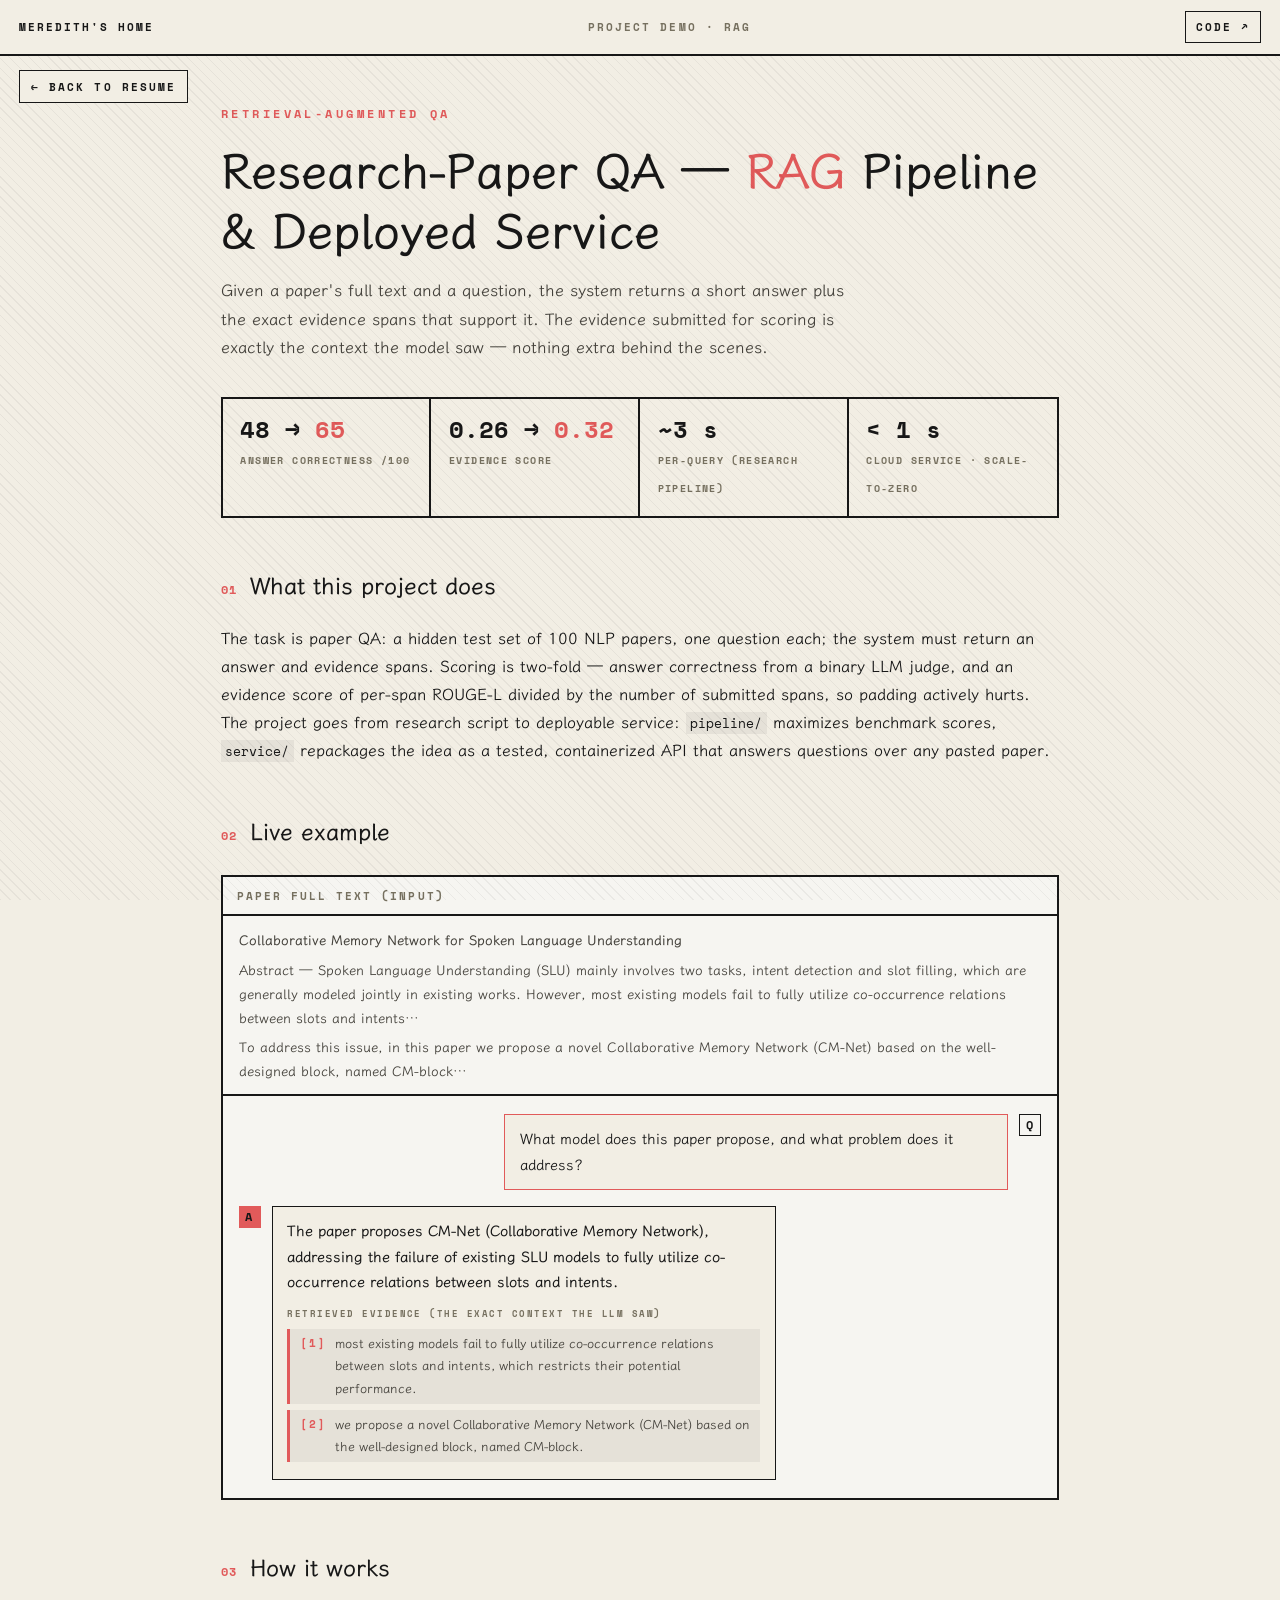
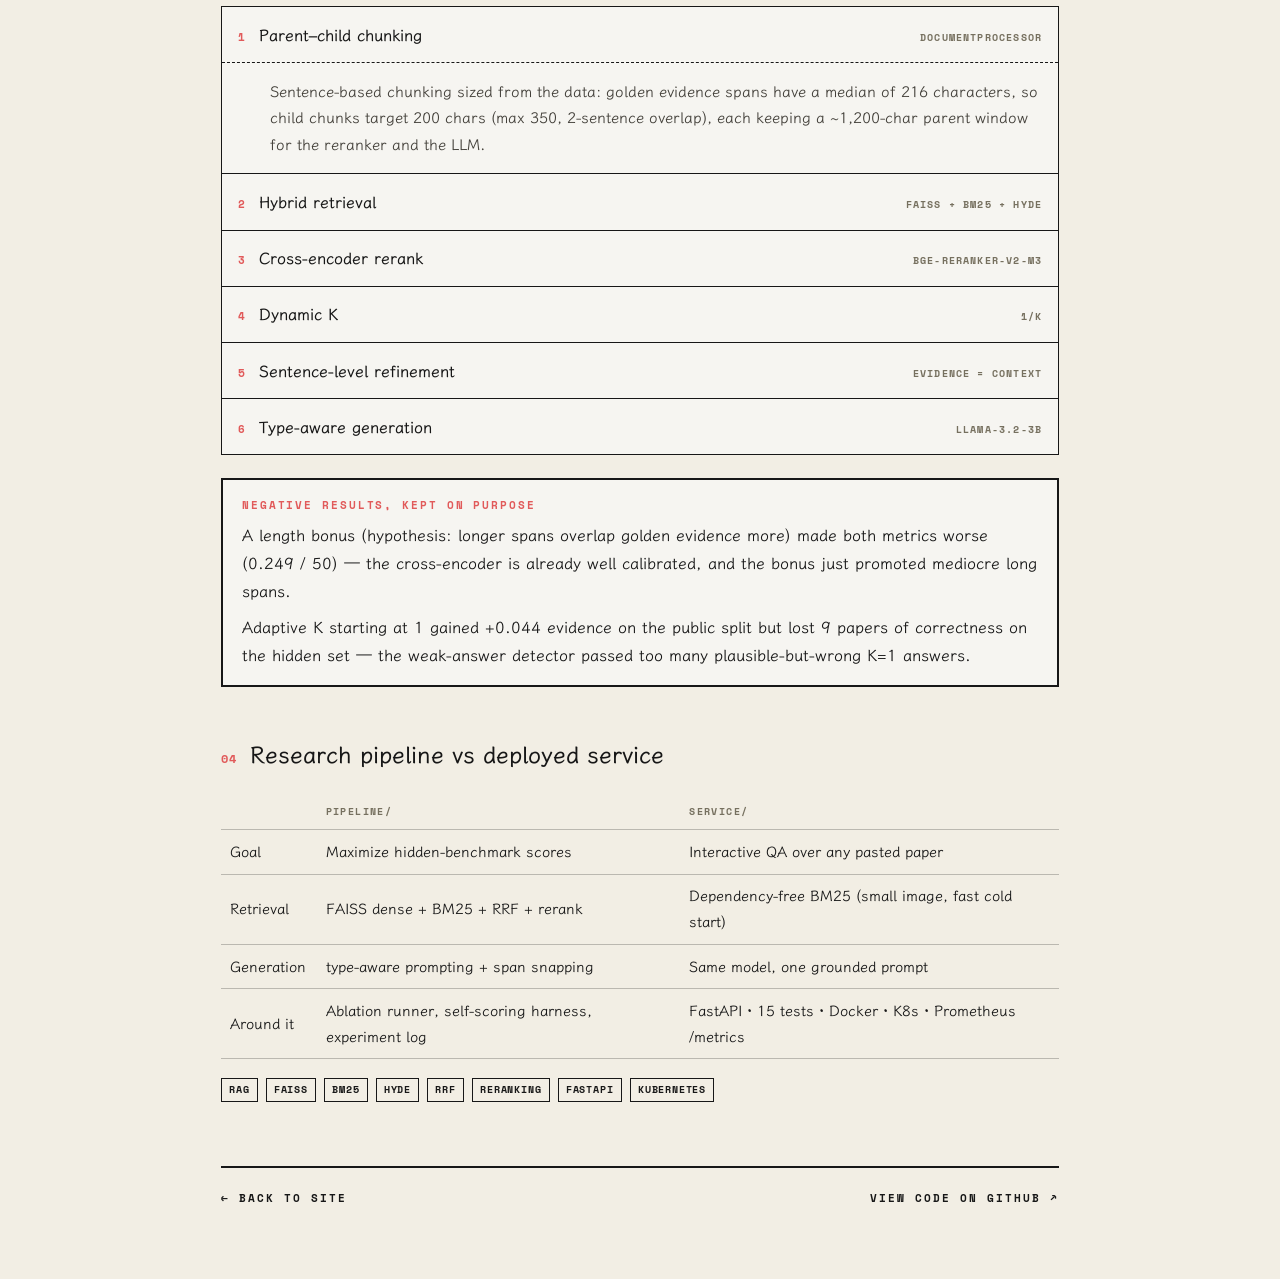
<file: public/demo-rag.html>
<!doctype html>
<html lang="zh-Hant">
<head>
<meta charset="utf-8" />
<meta name="viewport" content="width=device-width, initial-scale=1" />
<title>Demo · Research-Paper QA — RAG Pipeline</title>
<script>
(function(){var d=document.documentElement;
try{var t=JSON.parse(localStorage.getItem("mh.theme"));d.dataset.theme=(t==="dark"||t==="light")?t:(matchMedia("(prefers-color-scheme: dark)").matches?"dark":"light");}catch(e){d.dataset.theme=matchMedia("(prefers-color-scheme: dark)").matches?"dark":"light";}
try{var l=JSON.parse(localStorage.getItem("mh.lang"));d.dataset.lang=(l==="en"||l==="zh")?l:((navigator.language||"en").toLowerCase().indexOf("zh")===0?"zh":"en");}catch(e){d.dataset.lang=(navigator.language||"en").toLowerCase().indexOf("zh")===0?"zh":"en";}})();
</script>
<link rel="preconnect" href="https://fonts.googleapis.com" />
<link href="https://fonts.googleapis.com/css2?family=LXGW+WenKai+TC:wght@400;700&family=Space+Mono:wght@700&display=swap" rel="stylesheet" />
<link rel="stylesheet" href="demo.css" />
</head>
<body>
<header class="dt">
<a class="back mono" href="index.html">Meredith's home</a>
<span class="mono" style="color:var(--ink3)">Project Demo · RAG</span>
<a class="code mono" href="https://github.com/kiwii424/Generative-Artificial-Intelligence/tree/main/02-research-paper-rag" target="_blank" rel="noopener">Code ↗</a>
</header>
<main class="wrap">
<a class="back-btn mono" href="index.html#projects"><span class="zh">← 返回履歷</span><span class="en">← Back to resume</span></a>
<div class="eyebrow">Retrieval-Augmented QA</div>
<h1><span class="zh">Research-Paper QA — <em>RAG</em> Pipeline 與部署服務</span><span class="en">Research-Paper QA — <em>RAG</em> Pipeline &amp; Deployed Service</span></h1>
<p class="lead"><span class="zh">輸入一篇 NLP 論文全文和一個問題，系統回傳簡短答案，加上支撐答案的原文證據片段。送去評分的證據就是 LLM 實際看到的 context，背後不多塞任何東西。</span><span class="en">Given a paper's full text and a question, the system returns a short answer plus the exact evidence spans that support it. The evidence submitted for scoring is exactly the context the model saw — nothing extra behind the scenes.</span></p>
<div class="stats">
<div class="stat"><b>48 → <i>65</i></b><span>Answer correctness /100</span></div>
<div class="stat"><b>0.26 → <i>0.32</i></b><span>Evidence score</span></div>
<div class="stat"><b>~3 s</b><span class="zh">每問延遲（研究管線）</span><span class="en">Per-query (research pipeline)</span></div>
<div class="stat"><b>&lt; 1 s</b><span class="zh">雲端服務 · scale-to-zero</span><span class="en">Cloud service · scale-to-zero</span></div>
</div>
<h2><span class="num">01</span><span class="zh">這個專案在做什麼</span><span class="en">What this project does</span></h2>
<p><span class="zh">任務是論文問答：hidden test set 有 100 篇 NLP 論文、每篇一個問題，系統要給出答案和證據片段。評分有兩項——答案正確性由 LLM judge 判對錯；證據分數是各片段的 ROUGE-L 除以送出的片段數，多塞片段會直接扣分。這個專案從研究腳本一路做到可部署的服務：<code>pipeline/</code> 在 benchmark 上衝分，<code>service/</code> 把同一套想法包成有測試、容器化、可以對任意貼上論文問答的 API。</span><span class="en">The task is paper QA: a hidden test set of 100 NLP papers, one question each; the system must return an answer and evidence spans. Scoring is two-fold — answer correctness from a binary LLM judge, and an evidence score of per-span ROUGE-L divided by the number of submitted spans, so padding actively hurts. The project goes from research script to deployable service: <code>pipeline/</code> maximizes benchmark scores, <code>service/</code> repackages the idea as a tested, containerized API that answers questions over any pasted paper.</span></p>
<h2><span class="num">02</span><span class="zh">實際問答展示</span><span class="en">Live example</span></h2>
<div class="qa-demo">
<div class="qa-paper">
<div class="qa-paper-head mono"><span class="zh">論文全文（輸入）</span><span class="en">Paper full text (input)</span></div>
<div class="qa-paper-body" id="qaPaper">
<b class="qa-title">Collaborative Memory Network for Spoken Language Understanding</b>
<p>Abstract — Spoken Language Understanding (SLU) mainly involves two tasks, intent detection and slot filling, which are generally modeled jointly in existing works. However, most existing models fail to fully utilize co-occurrence relations between slots and intents…</p>
<p>To address this issue, in this paper we propose a novel Collaborative Memory Network (CM-Net) based on the well-designed block, named CM-block…</p>
</div>
</div>
<div class="qa-chat">
<div class="qa-q"><span class="mono qa-who">Q</span><div class="qa-bubble"><span class="zh">這篇論文提出的模型叫什麼？要解決什麼問題？</span><span class="en">What model does this paper propose, and what problem does it address?</span></div></div>
<div class="qa-a"><span class="mono qa-who a">A</span><div class="qa-bubble">
<div class="qa-answer">The paper proposes CM-Net (Collaborative Memory Network), addressing the failure of existing SLU models to fully utilize co-occurrence relations between slots and intents.</div>
<div class="qa-ev-head mono"><span class="zh">檢索證據（LLM 實際看到的 context）</span><span class="en">Retrieved evidence (the exact context the LLM saw)</span></div>
<div class="qa-ev"><span class="mono qa-ev-n">[1]</span>most existing models fail to fully utilize co-occurrence relations between slots and intents, which restricts their potential performance.</div>
<div class="qa-ev"><span class="mono qa-ev-n">[2]</span>we propose a novel Collaborative Memory Network (CM-Net) based on the well-designed block, named CM-block.</div>
</div></div>
</div>
</div>
<h2><span class="num">03</span><span class="zh">怎麼做</span><span class="en">How it works</span></h2>
<details class="step" open>
<summary><span class="n">1</span>Parent–child chunking<span class="hint">DocumentProcessor</span></summary>
<div class="body"><span class="zh">依句子切 chunk，尺寸從資料量出來：golden evidence 中位數 216 字元，所以 child chunk 目標 200 字元（上限 350、重疊 2 句），每個 child 保留約 1,200 字元的 parent window 給 reranker 和 LLM 當上下文。</span><span class="en">Sentence-based chunking sized from the data: golden evidence spans have a median of 216 characters, so child chunks target 200 chars (max 350, 2-sentence overlap), each keeping a ~1,200-char parent window for the reranker and the LLM.</span></div>
</details>
<details class="step">
<summary><span class="n">2</span>Hybrid retrieval<span class="hint">FAISS + BM25 + HyDE</span></summary>
<div class="body"><span class="zh">FAISS 稠密檢索（<code>snowflake-arctic-embed-l-v2.0</code>）加 BM25，配 query 變體與 HyDE，用 Reciprocal Rank Fusion（k=60）融合。</span><span class="en">FAISS dense search (<code>snowflake-arctic-embed-l-v2.0</code>) plus BM25, with query variants and HyDE, fused by Reciprocal Rank Fusion (k=60).</span></div>
</details>
<details class="step">
<summary><span class="n">3</span>Cross-encoder rerank<span class="hint">bge-reranker-v2-m3</span></summary>
<div class="body"><span class="zh">Cross-encoder 重排序，加 section boosting（query routing 命中的章節 +1.5）。Ablation 掃過 embedder × reranker 組合後，arctic-embed + v2-m3 這對最好。</span><span class="en">Cross-encoder reranking with section boosting (+1.5 for sections matched by query routing). An ablation sweep over embedder × reranker pairs picked arctic-embed + v2-m3.</span></div>
</details>
<details class="step">
<summary><span class="n">4</span>Dynamic K<span class="hint">1/K</span></summary>
<div class="body"><span class="zh">證據分數除以 K（送出的片段數），所以只留 rerank 分數為正的 chunk，分差大於 2.0 就截斷。實驗下來 K ≥ 2 是底線：單一片段很少夠 3B 模型可靠作答。</span><span class="en">The evidence metric divides by K (submitted span count), so only positively-scored chunks are kept, cut at a score gap of 2.0. Experiments showed K ≥ 2 is the floor: one span rarely carries enough context for a 3B model.</span></div>
</details>
<details class="step">
<summary><span class="n">5</span>Sentence-level refinement<span class="hint">evidence = context</span></summary>
<div class="body"><span class="zh">生成前把 top chunk 拆成單句與滑動視窗重新打分，選出最小、最精準的不重疊片段——這些片段同時是送去評分的證據和 LLM 的 context，一致性由構造保證。</span><span class="en">Before generation, single sentences and sliding windows from the top chunks are re-scored; the best non-overlapping spans become both the submitted evidence and the LLM context, so the faithfulness constraint holds by construction.</span></div>
</details>
<details class="step">
<summary><span class="n">6</span>Type-aware generation<span class="hint">Llama-3.2-3B</span></summary>
<div class="body"><span class="zh">先分類問題型別（number / list / yesno / reason / method / factoid），套對應 prompt、temperature 0；「I don't know」自動重試，最後把答案 snap 回逐字的證據原文。</span><span class="en">The question is classified (number / list / yesno / reason / method / factoid) and prompted accordingly at temperature 0, with IDK-recovery retries; the answer is snapped back to verbatim evidence text.</span></div>
</details>
<div class="note">
<div class="t"><span class="zh">留下來的負面結果</span><span class="en">Negative results, kept on purpose</span></div>
<p style="margin:0 0 .5rem"><span class="zh">「長片段加分」：假設長片段與 golden evidence 重疊更多，結果兩項指標都變差（0.249 / 50）。Cross-encoder 本來就校準得好，加分只是把平庸的長片段推上去。</span><span class="en">A length bonus (hypothesis: longer spans overlap golden evidence more) made both metrics worse (0.249 / 50) — the cross-encoder is already well calibrated, and the bonus just promoted mediocre long spans.</span></p>
<p style="margin:0"><span class="zh">「Adaptive K 從 1 開始」：public split 上證據分 +0.044，但 hidden set 正確性掉 9 篇——弱答案偵測器放過太多看似合理其實錯誤的 K=1 答案。</span><span class="en">Adaptive K starting at 1 gained +0.044 evidence on the public split but lost 9 papers of correctness on the hidden set — the weak-answer detector passed too many plausible-but-wrong K=1 answers.</span></p>
</div>
<h2><span class="num">04</span><span class="zh">研究管線 vs 部署服務</span><span class="en">Research pipeline vs deployed service</span></h2>
<table>
<thead><tr><th></th><th>pipeline/</th><th>service/</th></tr></thead>
<tbody>
<tr><td><span class="zh">目標</span><span class="en">Goal</span></td><td><span class="zh">在 hidden benchmark 上衝分</span><span class="en">Maximize hidden-benchmark scores</span></td><td><span class="zh">對任意貼上的論文互動問答</span><span class="en">Interactive QA over any pasted paper</span></td></tr>
<tr><td><span class="zh">檢索</span><span class="en">Retrieval</span></td><td>FAISS dense + BM25 + RRF + rerank</td><td><span class="zh">零依賴 BM25（image 小、冷啟快）</span><span class="en">Dependency-free BM25 (small image, fast cold start)</span></td></tr>
<tr><td><span class="zh">生成</span><span class="en">Generation</span></td><td>type-aware prompting + span snapping</td><td><span class="zh">同一模型、單一 grounded prompt</span><span class="en">Same model, one grounded prompt</span></td></tr>
<tr><td><span class="zh">周邊</span><span class="en">Around it</span></td><td><span class="zh">ablation runner、自評 harness、實驗日誌</span><span class="en">Ablation runner, self-scoring harness, experiment log</span></td><td>FastAPI · 15 tests · Docker · K8s · Prometheus /metrics</td></tr>
</tbody>
</table>
<div class="tags"><span class="tag">RAG</span><span class="tag">FAISS</span><span class="tag">BM25</span><span class="tag">HyDE</span><span class="tag">RRF</span><span class="tag">Reranking</span><span class="tag">FastAPI</span><span class="tag">Kubernetes</span></div>
<div class="foot">
<a class="mono" href="index.html#projects"><span class="zh">← 回到個人網站</span><span class="en">← Back to site</span></a>
<a class="mono" href="https://github.com/kiwii424/Generative-Artificial-Intelligence/tree/main/02-research-paper-rag" target="_blank" rel="noopener">View code on GitHub ↗</a>
</div>
</main>
</body>
</html>
</file>
<file: public/demo.css>
/* Shared shell for project demo pages — riso print style, follows the site's theme + language */
:root{--paper:#F2EEE4;--paper2:#F6F5F1;--ink:#171717;--ink2:#43403a;--ink3:#76705f;--coral:#E15A5A;--wine:#6B2B2A;--tex:rgba(23,23,23,.05);--line:rgba(23,23,23,.25);--soft:rgba(23,23,23,.06);--mono:"Space Mono",ui-monospace,monospace;--wen:"LXGW WenKai TC",serif}
[data-theme="dark"]{--paper:#171717;--paper2:#211f1c;--ink:#F4F2ED;--ink2:#c9c4b8;--ink3:#8d877a;--tex:rgba(244,242,237,.05);--line:rgba(244,242,237,.3);--soft:rgba(244,242,237,.08)}
html[data-lang="en"] .zh{display:none}
html[data-lang="zh"] .en{display:none}
*{box-sizing:border-box}
html{scroll-behavior:smooth}
body{margin:0;background:var(--paper);color:var(--ink);font-family:var(--wen);line-height:1.75;font-size:16px}
body::before{content:"";position:fixed;inset:0;background:repeating-linear-gradient(45deg,var(--tex) 0 1px,transparent 1px 7px);pointer-events:none;z-index:50}
a{color:var(--ink);text-decoration:none}
a:hover{color:var(--coral)}
.dt{position:sticky;top:0;z-index:60;display:flex;align-items:center;justify-content:space-between;gap:1rem;background:var(--paper);border-bottom:2px solid var(--ink);padding:.7rem 1.2rem}
.dt .mono, .mono{font-family:var(--mono);font-weight:700;font-size:.7rem;letter-spacing:.18em;text-transform:uppercase}
.dt .code{border:1.5px solid var(--ink);padding:.45em .9em}
.dt .code:hover{border-color:var(--coral)}
.wrap{max-width:880px;margin:0 auto;padding:3rem 1.3rem 4.5rem}
.eyebrow{font-family:var(--mono);font-weight:700;font-size:.72rem;letter-spacing:.3em;text-transform:uppercase;color:var(--coral);margin-bottom:1rem}
h1{font-weight:700;font-size:clamp(1.9rem,5vw,3rem);line-height:1.25;margin:0 0 1rem}
h1 em{font-style:normal;color:var(--coral)}
.lead{font-size:1.02rem;color:var(--ink2);max-width:64ch;text-wrap:pretty}
.stats{display:grid;grid-template-columns:repeat(auto-fit,minmax(150px,1fr));border:2px solid var(--ink);margin:2.2rem 0}
.stat{padding:1rem 1.1rem;border-right:2px solid var(--ink)}
.stat:last-child{border-right:none}
.stat b{display:block;font-family:var(--mono);font-size:1.5rem;letter-spacing:0;line-height:1.2}
.stat b i{font-style:normal;color:var(--coral)}
.stat span{font-family:var(--mono);font-weight:700;font-size:.62rem;letter-spacing:.14em;text-transform:uppercase;color:var(--ink3)}
h2{display:flex;align-items:baseline;gap:.8rem;font-size:1.45rem;margin:3rem 0 1.1rem}
h2 .num{font-family:var(--mono);font-size:.72rem;color:var(--coral);letter-spacing:.1em}
p{margin:.5rem 0 1rem}
figure{margin:1.6rem 0;border:2px solid var(--ink);background:var(--paper2)}
figure img{display:block;width:100%;height:auto}
figcaption{font-family:var(--mono);font-weight:700;font-size:.64rem;letter-spacing:.14em;text-transform:uppercase;color:var(--ink3);padding:.6rem .9rem;border-top:2px solid var(--ink)}
details.step{border:1.5px solid var(--ink);border-bottom:none;background:var(--paper2)}
details.step:last-of-type{border-bottom:1.5px solid var(--ink)}
details.step summary{display:flex;align-items:baseline;gap:.9rem;padding:.85rem 1rem;cursor:pointer;list-style:none;font-weight:700}
details.step summary::-webkit-details-marker{display:none}
details.step summary .n{font-family:var(--mono);font-size:.7rem;color:var(--coral)}
details.step summary .hint{margin-left:auto;font-family:var(--mono);font-size:.62rem;letter-spacing:.12em;color:var(--ink3);text-transform:uppercase}
details.step[open] summary{border-bottom:1.5px dashed var(--ink)}
details.step .body{padding:.9rem 1rem 1rem 3rem;color:var(--ink2);font-size:.95rem}
details.step code, p code, td code{font-family:var(--mono);font-size:.82em;background:var(--soft);padding:.08em .35em}
.bars{display:flex;flex-direction:column;gap:.9rem;margin:1.4rem 0}
.bar-row{display:grid;grid-template-columns:170px 1fr;gap:.9rem;align-items:center}
.bar-row .lbl{font-family:var(--mono);font-weight:700;font-size:.66rem;letter-spacing:.08em;text-transform:uppercase;text-align:right}
.bar-track{position:relative;height:30px;border:1.5px solid var(--ink);background:var(--paper2)}
.bar-fill{position:absolute;inset:0 auto 0 0;background:var(--ink);width:0;transition:width 900ms cubic-bezier(.22,1,.36,1)}
.bar-fill.coral{background:var(--coral)}
.bar-val{position:absolute;right:.6rem;top:50%;transform:translateY(-50%);font-family:var(--mono);font-weight:700;font-size:.72rem;z-index:2}
.bar-track.win .bar-val{color:var(--coral)}
table{width:100%;border-collapse:collapse;margin:1.2rem 0;font-size:.92rem}
th{font-family:var(--mono);font-weight:700;font-size:.62rem;letter-spacing:.14em;text-transform:uppercase;text-align:left;color:var(--ink3)}
th,td{padding:.55rem .6rem;border-bottom:1.5px solid var(--line)}
tr.hi td{background:var(--paper2);font-weight:700}
tr.hi td:first-child{box-shadow:inset 3px 0 0 var(--coral)}
.tags{display:flex;flex-wrap:wrap;gap:.5rem;margin:1.2rem 0}
.tag{border:1px solid var(--ink);padding:.2em .7em;font-family:var(--mono);font-weight:700;font-size:.64rem;letter-spacing:.08em;text-transform:uppercase}
.note{border:2px solid var(--ink);background:var(--paper2);padding:1rem 1.2rem;margin:1.4rem 0}
.note .t{font-family:var(--mono);font-weight:700;font-size:.66rem;letter-spacing:.18em;text-transform:uppercase;color:var(--coral);margin-bottom:.4rem}
.grid2{display:grid;grid-template-columns:1fr 1fr;gap:1rem}
.check-grid{display:grid;grid-template-columns:repeat(auto-fill,minmax(210px,1fr));gap:.7rem;margin:1.2rem 0}
.check{border:1.5px solid var(--ink);background:var(--paper2);padding:.7rem .85rem}
.check b{display:block;font-size:.92rem}
.check b span{font:inherit;color:inherit;letter-spacing:inherit;text-transform:none}
.check > span{font-family:var(--mono);font-weight:700;font-size:.6rem;letter-spacing:.12em;text-transform:uppercase;color:var(--ink3)}
.check.req{box-shadow:inset 0 3px 0 var(--coral)}
.slider-box{border:2px solid var(--ink);background:var(--paper2);padding:1.2rem 1.3rem;margin:1.4rem 0}
.slider-box input[type=range]{width:100%;accent-color:var(--coral)}
.small{font-family:var(--mono);font-weight:700;font-size:.62rem;letter-spacing:.12em;text-transform:uppercase;color:var(--ink3)}
.qa-demo{border:2px solid var(--ink);background:var(--paper2);margin:1.4rem 0}
.qa-paper-head{padding:.55rem .9rem;border-bottom:2px solid var(--ink);color:var(--ink3);letter-spacing:.18em}
.qa-paper-body{max-height:180px;overflow:auto;padding:.8rem 1rem;font-size:.85rem;color:var(--ink2);border-bottom:2px solid var(--ink)}
.qa-paper-body .qa-title{display:block;margin-bottom:.4rem}
.qa-paper-body p{margin:.35rem 0}
.qa-chat{padding:1.1rem 1rem;display:flex;flex-direction:column;gap:1rem}
.qa-q,.qa-a{display:flex;gap:.7rem;align-items:flex-start}
.qa-q{flex-direction:row-reverse}
.qa-who{flex:0 0 auto;width:1.9em;height:1.9em;display:flex;align-items:center;justify-content:center;border:1.5px solid var(--ink);font-size:.72rem}
.qa-who.a{background:var(--coral);border-color:var(--coral);color:#171717}
.qa-bubble{border:1.5px solid var(--ink);background:var(--paper);padding:.7rem .9rem;max-width:56ch;font-size:.92rem}
.qa-q .qa-bubble{border-color:var(--coral)}
.qa-answer{font-weight:700;margin-bottom:.7rem}
.qa-ev-head{font-size:.58rem;letter-spacing:.16em;color:var(--ink3);margin-bottom:.4rem}
.qa-ev{display:flex;gap:.5rem;font-size:.8rem;color:var(--ink2);border-left:3px solid var(--coral);padding:.25rem 0 .25rem .6rem;margin:.35rem 0;background:var(--soft)}
.qa-ev-n{color:var(--coral);flex:0 0 auto}
.qa-note{padding:.5rem .9rem;border-top:2px solid var(--ink);color:var(--ink3);letter-spacing:.14em;font-size:.58rem}
.back-btn{position:fixed;top:4.4rem;left:1.2rem;z-index:70;border:1.5px solid var(--ink);background:var(--paper);padding:.5em 1em;transition:color 240ms,border-color 240ms}
.back-btn:hover{color:var(--coral);border-color:var(--coral)}
@media(max-width:1180px){.back-btn{position:static;display:inline-block;margin-bottom:1.4rem}}
.foot{margin-top:4rem;border-top:2px solid var(--ink);padding-top:1.2rem;display:flex;justify-content:space-between;gap:1rem;flex-wrap:wrap}
@media(max-width:640px){
.bar-row{grid-template-columns:1fr;gap:.25rem}
.bar-row .lbl{text-align:left}
.grid2{grid-template-columns:1fr}
.dt{flex-wrap:wrap;row-gap:.4rem;padding:.6rem .9rem}
.dt>span.mono{display:none}
.wrap{padding:2rem 1rem 3.5rem}
body{font-size:15px;line-height:1.8}
.stats{grid-template-columns:1fr 1fr}
.stat{border-right:none;border-bottom:2px solid var(--ink)}
.stat:nth-child(odd){border-right:2px solid var(--ink)}
.stat:last-child,.stat:nth-last-child(2):nth-child(odd){border-bottom:none}
.stat b{font-size:1.15rem}
details.step summary{padding:.75rem .8rem;gap:.6rem}
details.step summary .hint{display:none}
details.step .body{padding:.8rem .8rem .9rem 2.2rem}
table{font-size:.8rem}
th,td{padding:.45rem .4rem}
.check-grid{grid-template-columns:1fr 1fr}
h2{margin-top:2.2rem}
}
</file>
